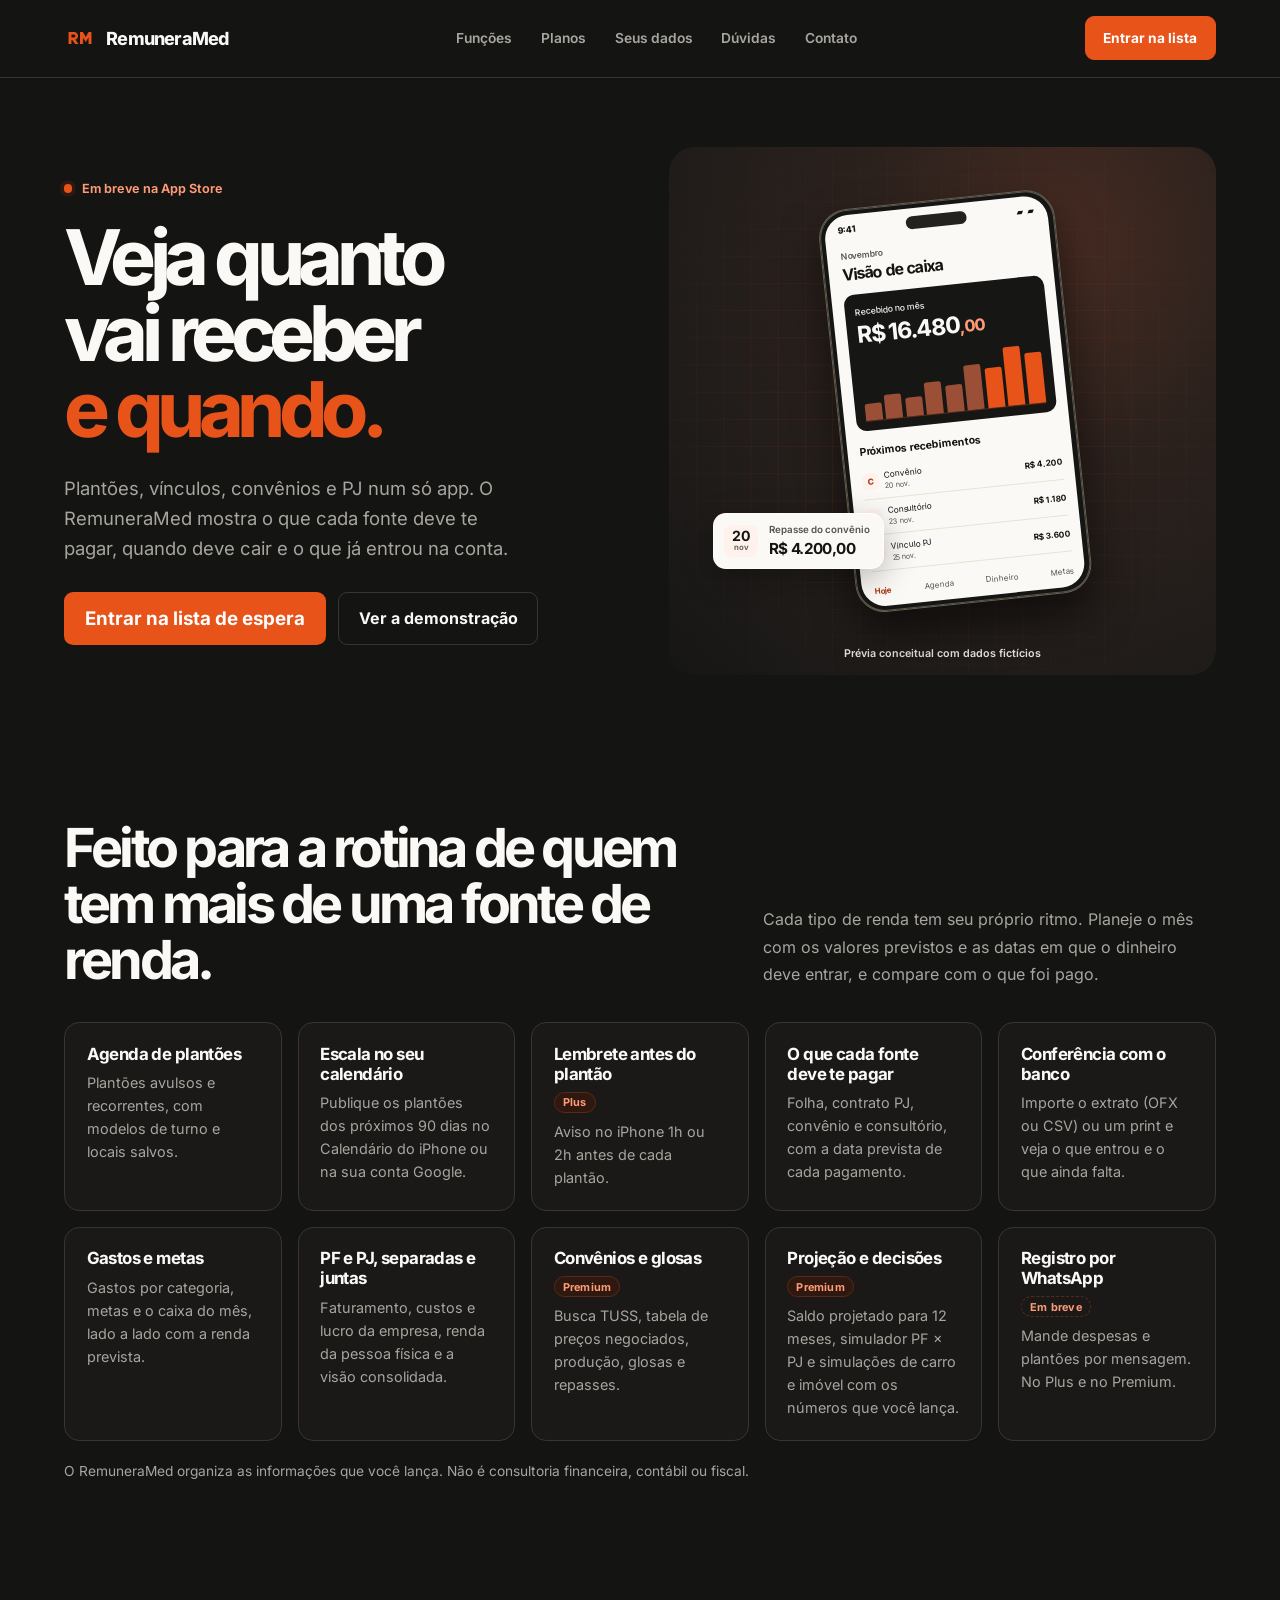
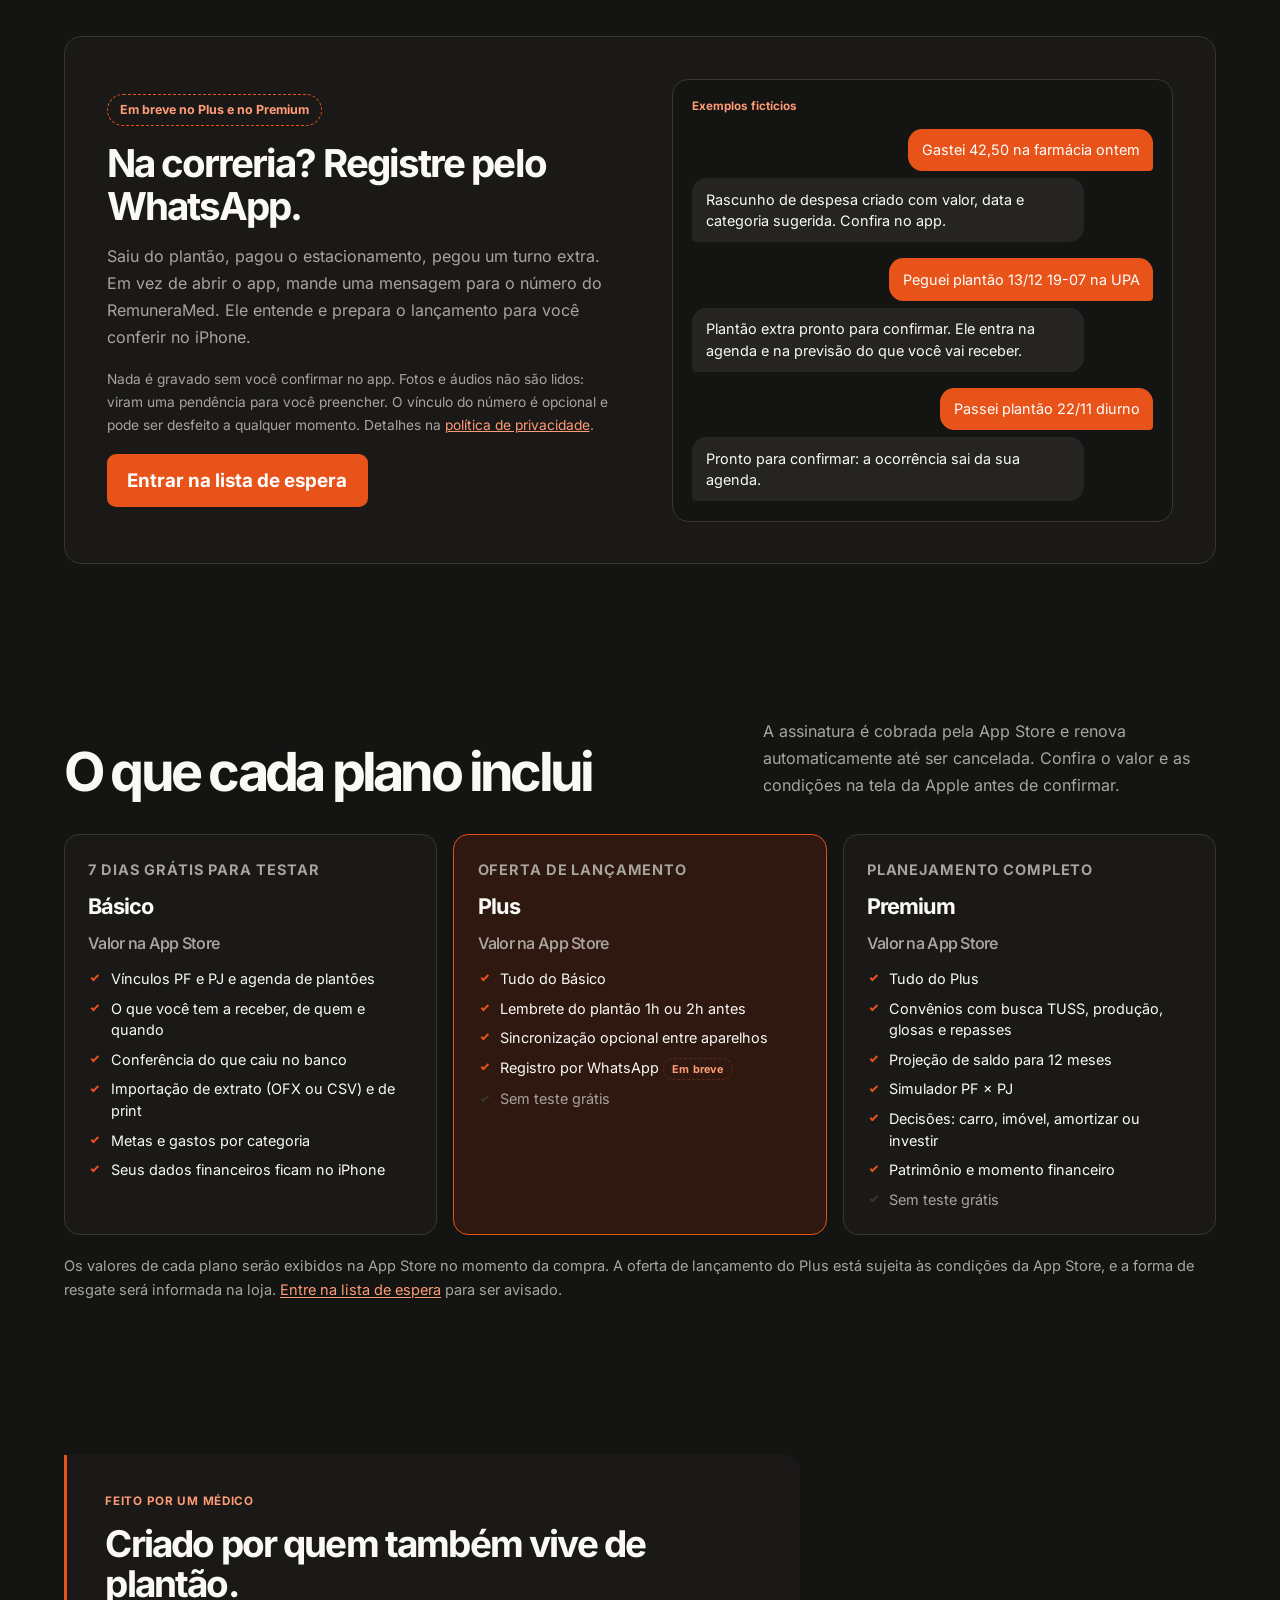
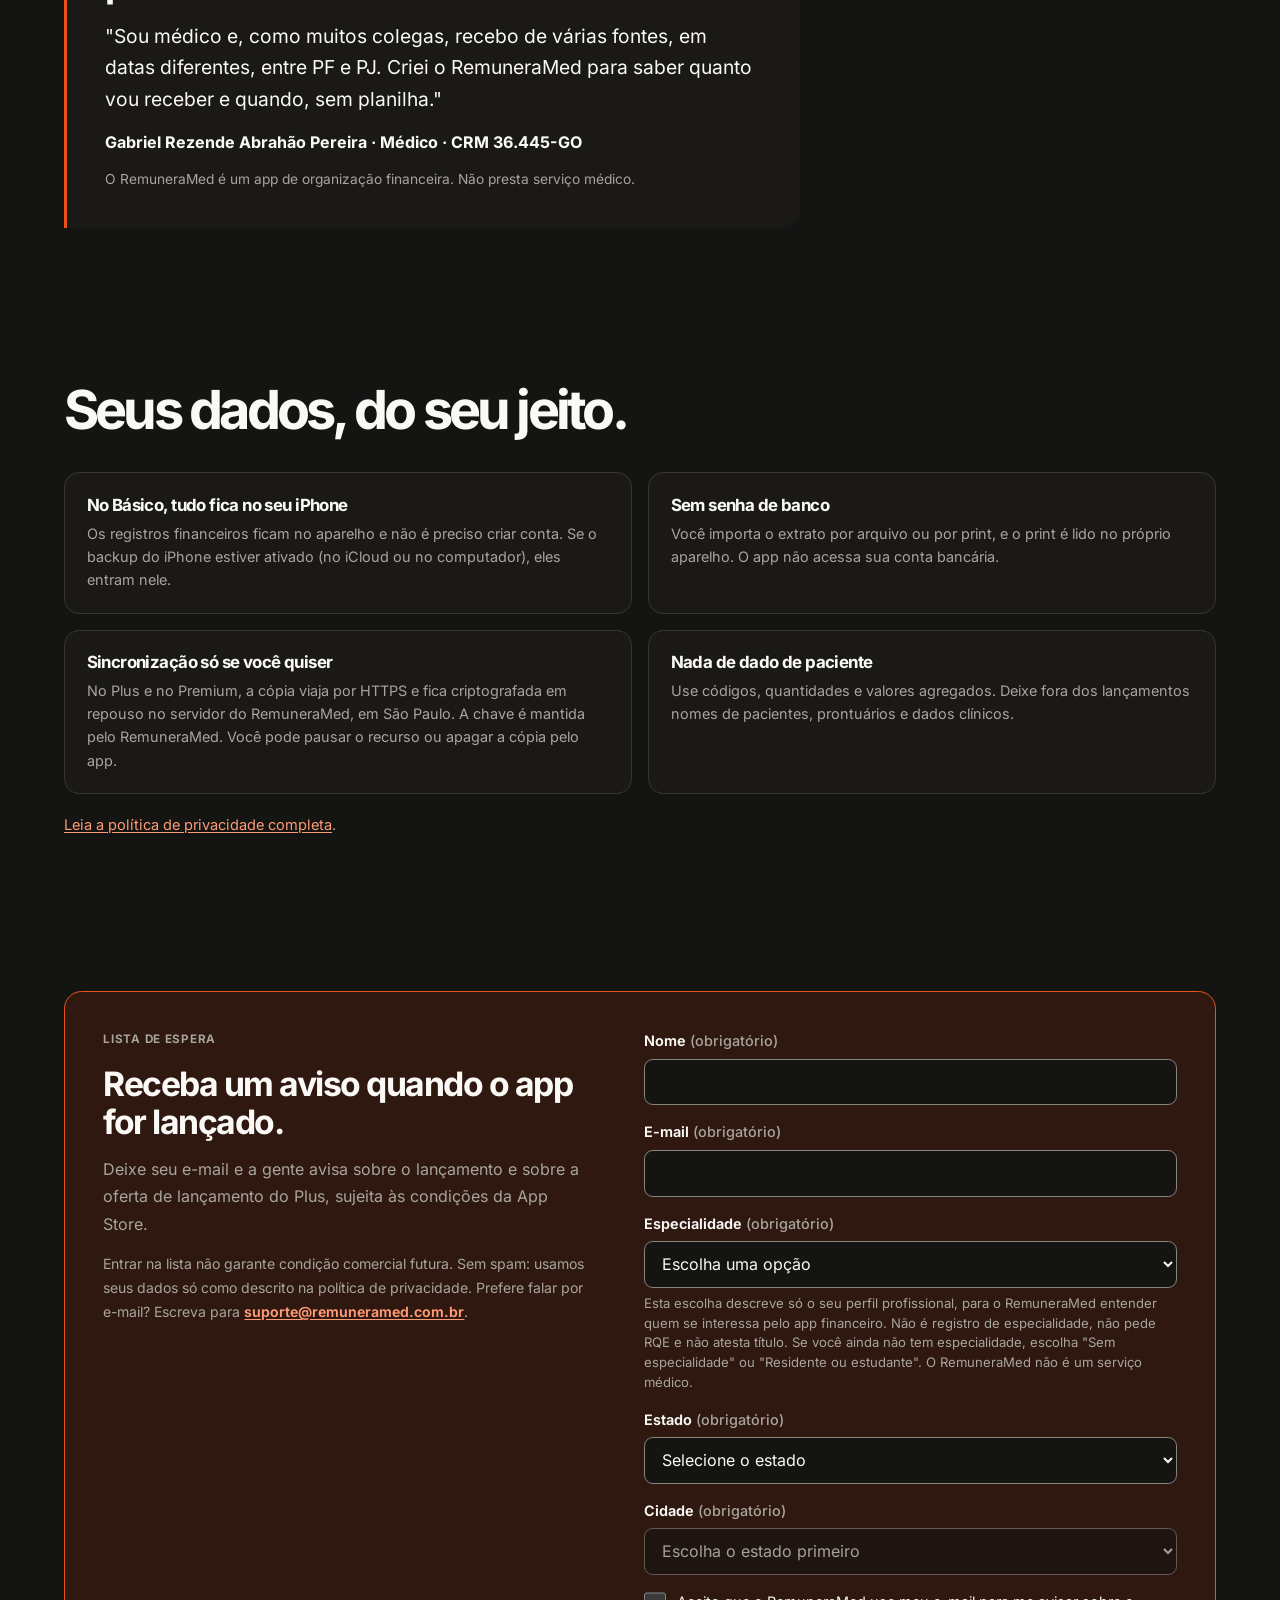
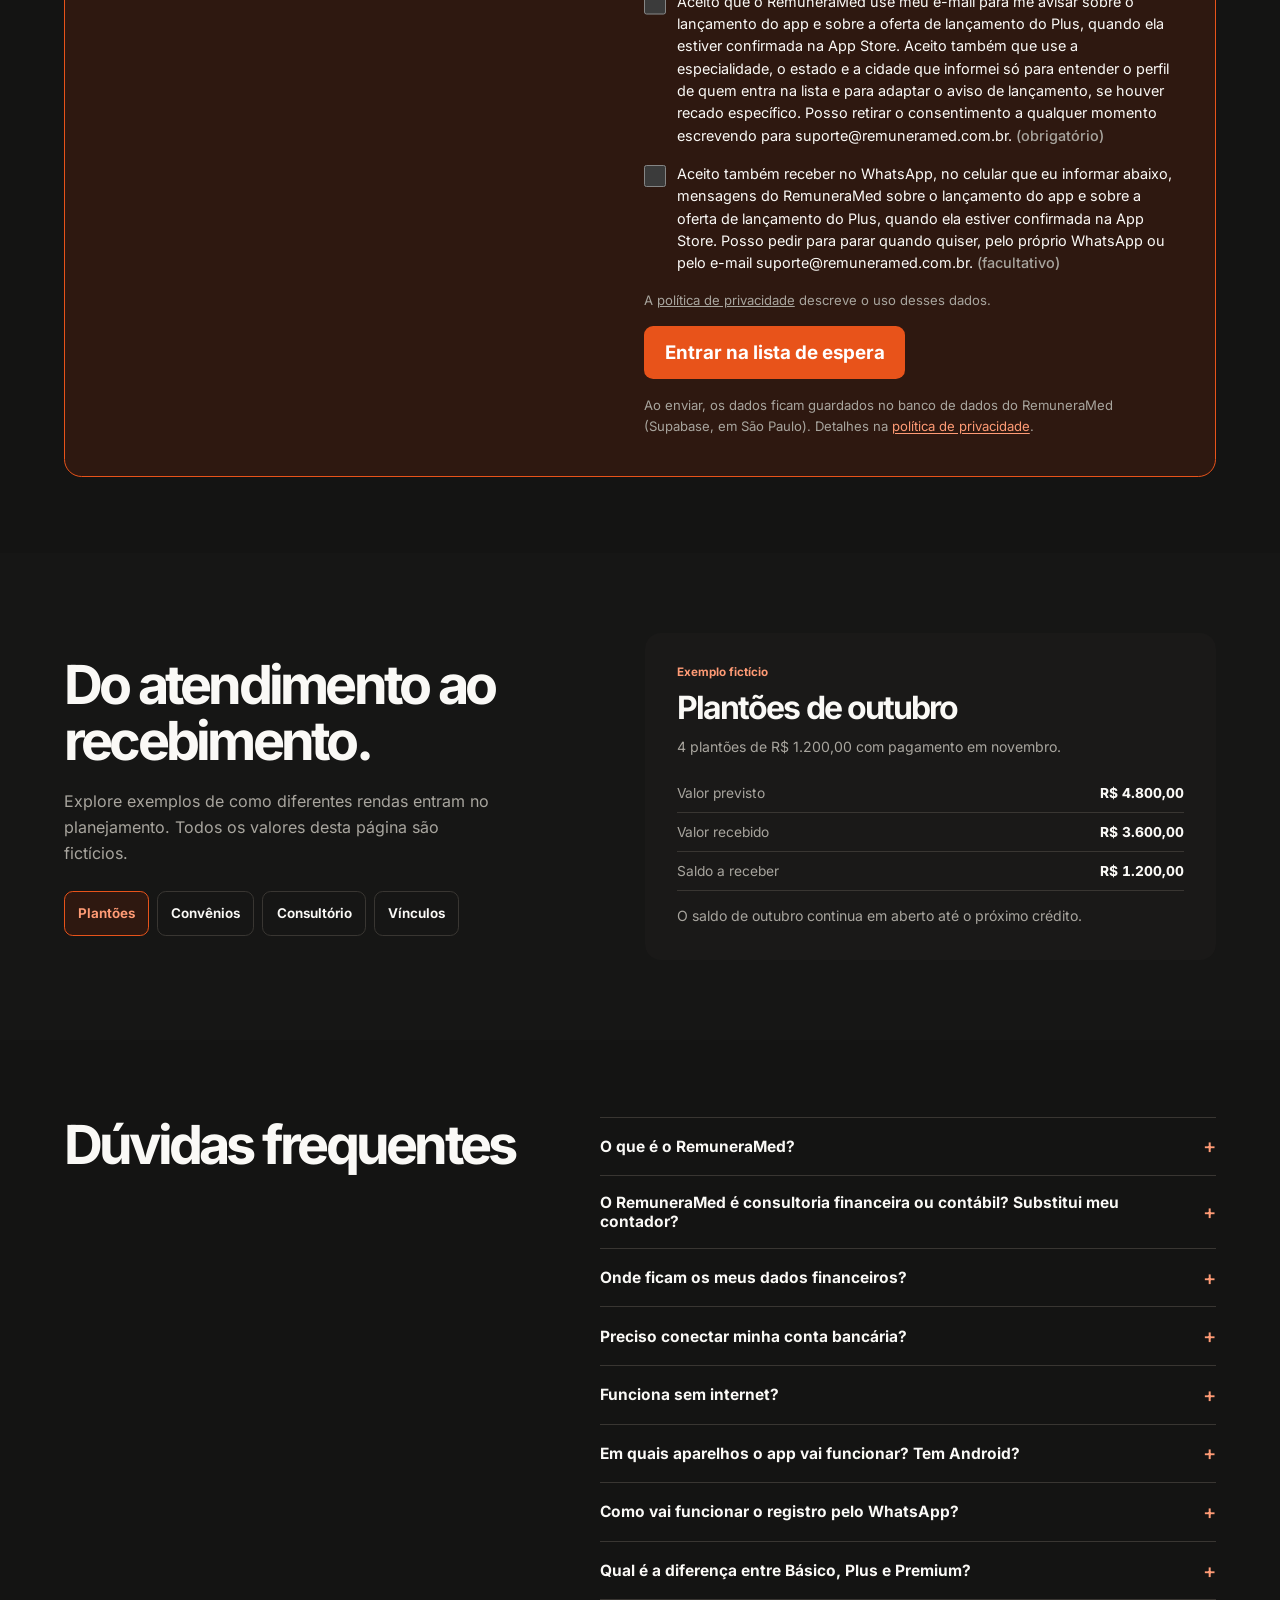
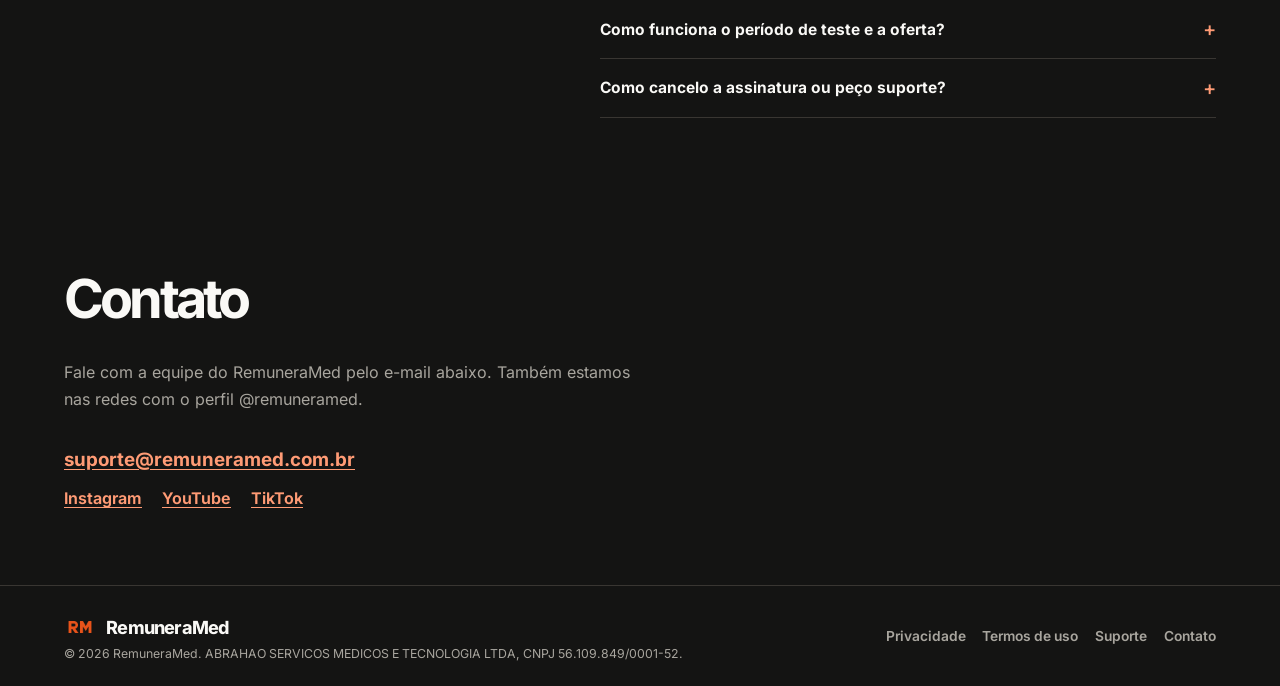
<file: index.html>
<!doctype html>
<html lang="pt-BR">
<head>
  <meta charset="utf-8">
  <meta name="viewport" content="width=device-width, initial-scale=1">
  <meta name="referrer" content="strict-origin-when-cross-origin">
  <meta http-equiv="Content-Security-Policy" content="default-src 'self'; upgrade-insecure-requests; base-uri 'self'; object-src 'none'; frame-src 'none'; script-src 'self'; style-src 'self'; img-src 'self'; font-src 'self'; connect-src 'self' https://pvfnkokgpkcqzdpzvkcg.supabase.co; form-action 'self'">
  <meta name="theme-color" content="#141413">
  <meta name="robots" content="index,follow">
  <meta name="description" content="Plantões, vínculos, convênios e PJ num só app. Veja o que cada fonte deve te pagar, quando deve cair e o que já entrou na conta.">
  <title>RemuneraMed: app financeiro para médicos | plantões, vínculos e PJ</title>
  <link rel="canonical" href="https://remuneramed.com.br/">
  <link rel="icon" type="image/png" sizes="64x64" href="favicon.png">
  <link rel="apple-touch-icon" href="apple-touch-icon.png">
  <link rel="stylesheet" href="assets/styles.css">
  <meta property="og:type" content="website">
  <meta property="og:locale" content="pt_BR">
  <meta property="og:site_name" content="RemuneraMed">
  <meta property="og:title" content="RemuneraMed: app financeiro para médicos | plantões, vínculos e PJ">
  <meta property="og:description" content="Plantões, vínculos, convênios e PJ num só app. Veja o que cada fonte deve te pagar, quando deve cair e o que já entrou na conta.">
  <meta property="og:url" content="https://remuneramed.com.br/">
  <meta property="og:image" content="https://remuneramed.com.br/og-image.png">
  <meta property="og:image:width" content="1200">
  <meta property="og:image:height" content="630">
  <meta property="og:image:alt" content="Ícone do RemuneraMed com o nome da marca e a frase A solução pra organizar sua vida financeira em um só app.">
  <meta name="twitter:card" content="summary_large_image">
  <meta name="twitter:title" content="RemuneraMed: app financeiro para médicos | plantões, vínculos e PJ">
  <meta name="twitter:description" content="Plantões, vínculos, convênios e PJ num só app. Veja o que cada fonte deve te pagar, quando deve cair e o que já entrou na conta.">
  <meta name="twitter:image" content="https://remuneramed.com.br/og-image.png">
  <!-- Dados estruturados (schema.org). JSON-LD não é executado pelo navegador, então a CSP não precisa mudar. Sem preço nem oferta até o App Store Connect confirmar. -->
  <script type="application/ld+json">
  {
    "@context": "https://schema.org",
    "@graph": [
      {
        "@type": "Organization",
        "@id": "https://remuneramed.com.br/#organizacao",
        "name": "RemuneraMed",
        "legalName": "ABRAHAO SERVICOS MEDICOS E TECNOLOGIA LTDA",
        "taxID": "56.109.849/0001-52",
        "url": "https://remuneramed.com.br/",
        "logo": "https://remuneramed.com.br/assets/icone-192.png",
        "email": "suporte@remuneramed.com.br",
        "sameAs": [
          "https://www.instagram.com/remuneramed/",
          "https://www.youtube.com/@remuneramed",
          "https://www.tiktok.com/@remuneramed"
        ]
      },
      {
        "@type": "SoftwareApplication",
        "@id": "https://remuneramed.com.br/#app",
        "name": "RemuneraMed",
        "operatingSystem": "iOS",
        "applicationCategory": "FinanceApplication",
        "inLanguage": "pt-BR",
        "description": "Plantões, vínculos, convênios e PJ num só app. Veja o que cada fonte deve te pagar, quando deve cair e o que já entrou na conta.",
        "url": "https://remuneramed.com.br/",
        "publisher": {
          "@id": "https://remuneramed.com.br/#organizacao"
        }
      },
      {
        "@type": "FAQPage",
        "@id": "https://remuneramed.com.br/#duvidas",
        "mainEntity": [
          {
            "@type": "Question",
            "name": "O que é o RemuneraMed?",
            "acceptedAnswer": {
              "@type": "Answer",
              "text": "É um app para iPhone que organiza a vida financeira de quem tem mais de uma fonte de renda na medicina: plantões, vínculos, convênios, consultório e PJ. Ele mostra o que cada fonte deve pagar, quando deve cair e o que já entrou na conta."
            }
          },
          {
            "@type": "Question",
            "name": "O RemuneraMed é consultoria financeira ou contábil? Substitui meu contador?",
            "acceptedAnswer": {
              "@type": "Answer",
              "text": "Não. O app organiza as informações que você lança e faz cálculos a partir delas. Não é consultoria financeira, contábil ou fiscal e não substitui o seu contador. Decisões fiscais e contábeis devem ser vistas com profissionais."
            }
          },
          {
            "@type": "Question",
            "name": "Onde ficam os meus dados financeiros?",
            "acceptedAnswer": {
              "@type": "Answer",
              "text": "No Básico, os dados financeiros ficam no iPhone. No Plus e no Premium, a sincronização entre aparelhos é opcional: a cópia viaja por HTTPS e fica criptografada em repouso no servidor do RemuneraMed, em São Paulo, com a chave mantida pelo RemuneraMed. Os detalhes estão na política de privacidade."
            }
          },
          {
            "@type": "Question",
            "name": "Preciso conectar minha conta bancária?",
            "acceptedAnswer": {
              "@type": "Answer",
              "text": "Não. O app não pede senha de banco nem acesso à sua conta. Você importa o extrato por arquivo (OFX ou CSV) ou por print, e o print é lido no próprio aparelho."
            }
          },
          {
            "@type": "Question",
            "name": "Funciona sem internet?",
            "acceptedAnswer": {
              "@type": "Answer",
              "text": "No Básico, sim: os dados ficam no iPhone. A conta, a sincronização entre aparelhos e o registro pelo WhatsApp precisam de internet."
            }
          },
          {
            "@type": "Question",
            "name": "Em quais aparelhos o app vai funcionar? Tem Android?",
            "acceptedAnswer": {
              "@type": "Answer",
              "text": "O lançamento começa pelo iPhone, na App Store. Outras plataformas ainda não têm data."
            }
          },
          {
            "@type": "Question",
            "name": "Como vai funcionar o registro pelo WhatsApp?",
            "acceptedAnswer": {
              "@type": "Answer",
              "text": "É uma função que chega em breve no Plus e no Premium. Você vincula seu número no app e manda despesas ou plantões por mensagem. Nada é gravado sem você confirmar no app, e o vínculo pode ser desfeito a qualquer momento."
            }
          },
          {
            "@type": "Question",
            "name": "Qual é a diferença entre Básico, Plus e Premium?",
            "acceptedAnswer": {
              "@type": "Answer",
              "text": "O Básico cobre plantões, vínculos, o que há a receber, a conferência com o banco, a importação de extrato e de print, metas e gastos por categoria. O Plus inclui o Básico e acrescenta lembretes de plantão, sincronização opcional e, em breve, o registro pelo WhatsApp. O Premium inclui o Plus e acrescenta convênios, glosas e repasses, projeção de 12 meses, o simulador PF × PJ e as decisões de carro e imóvel. Veja a tabela dos planos."
            }
          },
          {
            "@type": "Question",
            "name": "Como funciona o período de teste e a oferta?",
            "acceptedAnswer": {
              "@type": "Answer",
              "text": "Há 7 dias grátis só no plano Básico, para quem quiser testar antes de assinar. O Plus não tem período de teste grátis. Está prevista uma oferta de lançamento para o Plus, que só vale depois de confirmada na App Store e segue as condições da loja. O Premium é compra direta, sem teste. Os valores de cada plano serão exibidos na App Store. Entrar na lista de espera não garante condição comercial futura."
            }
          },
          {
            "@type": "Question",
            "name": "Como cancelo a assinatura ou peço suporte?",
            "acceptedAnswer": {
              "@type": "Answer",
              "text": "O cancelamento é feito nos Ajustes do iPhone, em seu nome e depois Assinaturas. Para falar com a gente, escreva para suporte@remuneramed.com.br ou veja a página de suporte."
            }
          }
        ]
      }
    ]
  }
  </script>
  <script src="assets/demo.js" defer></script>
  <script src="assets/lista-espera.js" defer></script>
</head>
<body>
  <a class="skip-link" href="#conteudo">Ir para o conteúdo</a>
  <header class="site-header">
    <div class="container header-inner">
      <a class="brand" href="index.html" aria-label="RemuneraMed, início">
        <span class="brand-logo"><img src="assets/icone-192.png" width="32" height="32" alt=""></span>
        RemuneraMed
      </a>
      <nav class="nav-desktop" aria-label="Navegação principal">
        <a href="index.html#como-funciona">Funções</a>
        <a href="index.html#planos">Planos</a>
        <a href="index.html#seus-dados">Seus dados</a>
        <a href="index.html#duvidas">Dúvidas</a>
        <a href="index.html#contato">Contato</a>
      </nav>
      <details class="nav-menu">
        <summary>Menu</summary>
        <nav aria-label="Navegação em tela pequena">
          <a href="index.html">Início</a>
          <a href="index.html#como-funciona">Funções</a>
          <a href="index.html#whatsapp">WhatsApp</a>
          <a href="index.html#planos">Planos</a>
          <a href="index.html#seus-dados">Seus dados</a>
          <a href="index.html#lista-de-espera">Lista de espera</a>
          <a href="index.html#demo">Demonstração</a>
          <a href="index.html#duvidas">Dúvidas</a>
          <a href="index.html#contato">Contato</a>
          <a href="privacidade.html">Privacidade</a>
          <a href="termos.html">Termos de uso</a>
          <a href="suporte.html">Suporte</a>
        </nav>
      </details>
      <a class="button button-brand header-action" href="#lista-de-espera">Entrar na lista</a>
    </div>
  </header>

  <main id="conteudo">
    <section class="hero container" aria-labelledby="titulo">
      <div class="hero-copy">
        <p class="eyebrow badge-store"><span class="status-dot" aria-hidden="true"></span> Em breve na App Store</p>
        <h1 id="titulo">Veja quanto vai receber <span>e quando.</span></h1>
        <p class="hero-description">Plantões, vínculos, convênios e PJ num só app. O RemuneraMed mostra o que cada fonte deve te pagar, quando deve cair e o que já entrou na conta.</p>
        <div class="hero-actions">
          <a class="button button-primary" href="#lista-de-espera">Entrar na lista de espera</a>
          <a class="button button-outline button-secondary" href="#demo">Ver a demonstração</a>
        </div>
      </div>

      <figure class="hero-visual">
        <div class="hero-grid" aria-hidden="true"></div>
        <div class="phone" aria-hidden="true">
          <div class="phone-screen">
            <div class="phone-system"><span>9:41</span><i></i><span>▰ ▰</span></div>
            <div class="phone-header"><span>Novembro</span><strong>Visão de caixa</strong></div>
            <div class="phone-total">
              <span>Recebido no mês</span>
              <strong>R$ 16.480<span>,00</span></strong>
              <div class="phone-chart">
                <i></i><i></i><i></i>
                <i></i><i></i><i></i>
                <i></i><i></i><i></i>
              </div>
            </div>
            <div class="phone-list">
              <strong>Próximos recebimentos</strong>
              <div><span class="phone-category">C</span><span>Convênio<small>20 nov.</small></span><b>R$ 4.200</b></div>
              <div><span class="phone-category">P</span><span>Consultório<small>23 nov.</small></span><b>R$ 1.180</b></div>
              <div><span class="phone-category">V</span><span>Vínculo PJ<small>25 nov.</small></span><b>R$ 3.600</b></div>
            </div>
            <div class="phone-nav"><b>Hoje</b><span>Agenda</span><span>Dinheiro</span><span>Metas</span></div>
          </div>
        </div>
        <div class="float-card" aria-hidden="true">
          <div class="float-date"><b>20</b><span>nov</span></div>
          <div><span>Repasse do convênio</span><strong>R$ 4.200,00</strong></div>
        </div>
        <figcaption>Prévia conceitual com dados fictícios</figcaption>
      </figure>
    </section>

    <section class="section container" id="como-funciona" aria-labelledby="como-titulo">
      <div class="section-heading">
        <h2 id="como-titulo">Feito para a rotina de quem tem mais de uma fonte de renda.</h2>
        <p>Cada tipo de renda tem seu próprio ritmo. Planeje o mês com os valores previstos e as datas em que o dinheiro deve entrar, e compare com o que foi pago.</p>
      </div>
      <div class="features-grid">
        <article class="feature-card">
          <h3>Agenda de plantões</h3>
          <p>Plantões avulsos e recorrentes, com modelos de turno e locais salvos.</p>
        </article>
        <article class="feature-card">
          <h3>Escala no seu calendário</h3>
          <p>Publique os plantões dos próximos 90 dias no Calendário do iPhone ou na sua conta Google.</p>
        </article>
        <article class="feature-card">
          <h3>Lembrete antes do plantão <span class="tag">Plus</span></h3>
          <p>Aviso no iPhone 1h ou 2h antes de cada plantão.</p>
        </article>
        <article class="feature-card">
          <h3>O que cada fonte deve te pagar</h3>
          <p>Folha, contrato PJ, convênio e consultório, com a data prevista de cada pagamento.</p>
        </article>
        <article class="feature-card">
          <h3>Conferência com o banco</h3>
          <p>Importe o extrato (OFX ou CSV) ou um print e veja o que entrou e o que ainda falta.</p>
        </article>
        <article class="feature-card">
          <h3>Gastos e metas</h3>
          <p>Gastos por categoria, metas e o caixa do mês, lado a lado com a renda prevista.</p>
        </article>
        <article class="feature-card">
          <h3>PF e PJ, separadas e juntas</h3>
          <p>Faturamento, custos e lucro da empresa, renda da pessoa física e a visão consolidada.</p>
        </article>
        <article class="feature-card">
          <h3>Convênios e glosas <span class="tag">Premium</span></h3>
          <p>Busca TUSS, tabela de preços negociados, produção, glosas e repasses.</p>
        </article>
        <article class="feature-card">
          <h3>Projeção e decisões <span class="tag">Premium</span></h3>
          <p>Saldo projetado para 12 meses, simulador PF × PJ e simulações de carro e imóvel com os números que você lança.</p>
        </article>
        <article class="feature-card">
          <h3>Registro por WhatsApp <span class="tag tag-soon">Em breve</span></h3>
          <p>Mande despesas e plantões por mensagem. No Plus e no Premium.</p>
        </article>
      </div>
      <p class="features-note">O RemuneraMed organiza as informações que você lança. Não é consultoria financeira, contábil ou fiscal.</p>
    </section>

    <section class="section container" id="whatsapp" aria-labelledby="whatsapp-titulo">
      <div class="whatsapp-block">
        <div class="whatsapp-copy">
          <p class="badge-soon">Em breve no Plus e no Premium</p>
          <h2 id="whatsapp-titulo">Na correria? Registre pelo WhatsApp.</h2>
          <p>Saiu do plantão, pagou o estacionamento, pegou um turno extra. Em vez de abrir o app, mande uma mensagem para o número do RemuneraMed. Ele entende e prepara o lançamento para você conferir no iPhone.</p>
          <p class="whatsapp-note">Nada é gravado sem você confirmar no app. Fotos e áudios não são lidos: viram uma pendência para você preencher. O vínculo do número é opcional e pode ser desfeito a qualquer momento. Detalhes na <a href="privacidade.html">política de privacidade</a>.</p>
          <a class="button button-primary" href="#lista-de-espera">Entrar na lista de espera</a>
        </div>
        <div class="chat" aria-label="Exemplos fictícios de mensagens">
          <p class="sample-label">Exemplos fictícios</p>
          <div class="chat-item">
            <p class="bubble bubble-out">Gastei 42,50 na farmácia ontem</p>
            <p class="bubble bubble-in">Rascunho de despesa criado com valor, data e categoria sugerida. Confira no app.</p>
          </div>
          <div class="chat-item">
            <p class="bubble bubble-out">Peguei plantão 13/12 19-07 na UPA</p>
            <p class="bubble bubble-in">Plantão extra pronto para confirmar. Ele entra na agenda e na previsão do que você vai receber.</p>
          </div>
          <div class="chat-item">
            <p class="bubble bubble-out">Passei plantão 22/11 diurno</p>
            <p class="bubble bubble-in">Pronto para confirmar: a ocorrência sai da sua agenda.</p>
          </div>
        </div>
      </div>
    </section>

    <section class="section container" id="planos" aria-labelledby="planos-titulo">
      <div class="section-heading">
        <h2 id="planos-titulo">O que cada plano inclui</h2>
        <p>A assinatura é cobrada pela App Store e renova automaticamente até ser cancelada. Confira o valor e as condições na tela da Apple antes de confirmar.</p>
      </div>
      <div class="plans-grid">
        <article class="plan-card">
          <p class="plan-kicker">7 dias grátis para testar</p>
          <h3>Básico</h3>
          <p class="plan-price"><span>Valor na App Store</span></p>
          <ul class="plan-list">
            <li>Vínculos PF e PJ e agenda de plantões</li>
            <li>O que você tem a receber, de quem e quando</li>
            <li>Conferência do que caiu no banco</li>
            <li>Importação de extrato (OFX ou CSV) e de print</li>
            <li>Metas e gastos por categoria</li>
            <li>Seus dados financeiros ficam no iPhone</li>
          </ul>
        </article>
        <article class="plan-card plan-card-featured">
          <p class="plan-kicker">Oferta de lançamento</p>
          <h3>Plus</h3>
          <p class="plan-price"><span>Valor na App Store</span></p>
          <ul class="plan-list">
            <li>Tudo do Básico</li>
            <li>Lembrete do plantão 1h ou 2h antes</li>
            <li>Sincronização opcional entre aparelhos</li>
            <li>Registro por WhatsApp <span class="tag tag-soon">Em breve</span></li>
            <li class="plan-list-muted">Sem teste grátis</li>
          </ul>
        </article>
        <article class="plan-card">
          <p class="plan-kicker">Planejamento completo</p>
          <h3>Premium</h3>
          <p class="plan-price"><span>Valor na App Store</span></p>
          <ul class="plan-list">
            <li>Tudo do Plus</li>
            <li>Convênios com busca TUSS, produção, glosas e repasses</li>
            <li>Projeção de saldo para 12 meses</li>
            <li>Simulador PF × PJ</li>
            <li>Decisões: carro, imóvel, amortizar ou investir</li>
            <li>Patrimônio e momento financeiro</li>
            <li class="plan-list-muted">Sem teste grátis</li>
          </ul>
        </article>
      </div>
      <p class="plans-note">Os valores de cada plano serão exibidos na App Store no momento da compra. A oferta de lançamento do Plus está sujeita às condições da App Store, e a forma de resgate será informada na loja. <a href="#lista-de-espera">Entre na lista de espera</a> para ser avisado.</p>
    </section>

    <section class="section container" id="quem-faz" aria-labelledby="quem-titulo">
      <div class="founder">
        <p class="plan-kicker">Feito por um médico</p>
        <h2 id="quem-titulo">Criado por quem também vive de plantão.</h2>
        <blockquote class="founder-quote">
          <p>"Sou médico e, como muitos colegas, recebo de várias fontes, em datas diferentes, entre PF e PJ. Criei o RemuneraMed para saber quanto vou receber e quando, sem planilha."</p>
        </blockquote>
        <p class="founder-name">Gabriel Rezende Abrahão Pereira · Médico · CRM 36.445-GO</p>
        <p class="founder-note">O RemuneraMed é um app de organização financeira. Não presta serviço médico.</p>
      </div>
    </section>

    <section class="section container" id="seus-dados" aria-labelledby="dados-titulo">
      <div class="section-heading stack">
        <h2 id="dados-titulo">Seus dados, do seu jeito.</h2>
      </div>
      <div class="data-grid">
        <article class="data-card">
          <h3>No Básico, tudo fica no seu iPhone</h3>
          <p>Os registros financeiros ficam no aparelho e não é preciso criar conta. Se o backup do iPhone estiver ativado (no iCloud ou no computador), eles entram nele.</p>
        </article>
        <article class="data-card">
          <h3>Sem senha de banco</h3>
          <p>Você importa o extrato por arquivo ou por print, e o print é lido no próprio aparelho. O app não acessa sua conta bancária.</p>
        </article>
        <article class="data-card">
          <h3>Sincronização só se você quiser</h3>
          <p>No Plus e no Premium, a cópia viaja por HTTPS e fica criptografada em repouso no servidor do RemuneraMed, em São Paulo. A chave é mantida pelo RemuneraMed. Você pode pausar o recurso ou apagar a cópia pelo app.</p>
        </article>
        <article class="data-card">
          <h3>Nada de dado de paciente</h3>
          <p>Use códigos, quantidades e valores agregados. Deixe fora dos lançamentos nomes de pacientes, prontuários e dados clínicos.</p>
        </article>
      </div>
      <p class="plans-note"><a href="privacidade.html">Leia a política de privacidade completa</a>.</p>
    </section>

    <section class="section container" id="lista-de-espera" aria-labelledby="lista-titulo">
      <div class="waitlist">
        <div class="waitlist-copy">
          <p class="plan-kicker">Lista de espera</p>
          <h2 id="lista-titulo">Receba um aviso quando o app for lançado.</h2>
          <p>Deixe seu e-mail e a gente avisa sobre o lançamento e sobre a oferta de lançamento do Plus, sujeita às condições da App Store.</p>
          <p class="waitlist-small">Entrar na lista não garante condição comercial futura. Sem spam: usamos seus dados só como descrito na política de privacidade. Prefere falar por e-mail? Escreva para <a class="email-link" href="mailto:suporte@remuneramed.com.br">suporte@remuneramed.com.br</a>.</p>
        </div>
        <form class="waitlist-form" id="lista-espera-form" method="post" novalidate aria-labelledby="lista-titulo">
          <div class="field">
            <label for="wl-nome">Nome <span class="req">(obrigatório)</span></label>
            <input id="wl-nome" name="nome" type="text" required autocomplete="name" minlength="2" maxlength="120">
          </div>
          <div class="field">
            <label for="wl-email">E-mail <span class="req">(obrigatório)</span></label>
            <input id="wl-email" name="email" type="email" required autocomplete="email" maxlength="160" inputmode="email">
          </div>
          <div class="field">
            <label for="wl-area">Especialidade <span class="req">(obrigatório)</span></label>
            <select id="wl-area" name="especialidade" required autocomplete="off">
              <option value="">Escolha uma opção</option>
              <option value="generalista">Sem especialidade</option>
              <option value="acupuntura">Acupuntura</option>
              <option value="alergia-e-imunologia">Alergia e imunologia</option>
              <option value="anestesiologia">Anestesiologia</option>
              <option value="angiologia">Angiologia</option>
              <option value="cardiologia">Cardiologia</option>
              <option value="cirurgia-cardiovascular">Cirurgia cardiovascular</option>
              <option value="cirurgia-da-mao">Cirurgia da mão</option>
              <option value="cirurgia-de-cabeca-e-pescoco">Cirurgia de cabeça e pescoço</option>
              <option value="cirurgia-do-aparelho-digestivo">Cirurgia do aparelho digestivo</option>
              <option value="cirurgia-geral">Cirurgia geral</option>
              <option value="cirurgia-oncologica">Cirurgia oncológica</option>
              <option value="cirurgia-pediatrica">Cirurgia pediátrica</option>
              <option value="cirurgia-plastica">Cirurgia plástica</option>
              <option value="cirurgia-toracica">Cirurgia torácica</option>
              <option value="cirurgia-vascular">Cirurgia vascular</option>
              <option value="clinica-medica">Clínica médica</option>
              <option value="coloproctologia">Coloproctologia</option>
              <option value="dermatologia">Dermatologia</option>
              <option value="endocrinologia-e-metabologia">Endocrinologia e metabologia</option>
              <option value="endoscopia">Endoscopia</option>
              <option value="gastroenterologia">Gastroenterologia</option>
              <option value="genetica-medica">Genética médica</option>
              <option value="geriatria">Geriatria</option>
              <option value="ginecologia-e-obstetricia">Ginecologia e obstetrícia</option>
              <option value="hematologia-e-hemoterapia">Hematologia e hemoterapia</option>
              <option value="homeopatia">Homeopatia</option>
              <option value="infectologia">Infectologia</option>
              <option value="mastologia">Mastologia</option>
              <option value="medicina-de-emergencia">Medicina de emergência</option>
              <option value="medicina-de-familia-e-comunidade">Medicina de família e comunidade</option>
              <option value="medicina-do-trabalho">Medicina do trabalho</option>
              <option value="medicina-do-trafego">Medicina do tráfego</option>
              <option value="medicina-esportiva">Medicina esportiva</option>
              <option value="medicina-fisica-e-reabilitacao">Medicina física e reabilitação</option>
              <option value="medicina-intensiva">Medicina intensiva</option>
              <option value="medicina-legal-e-pericia-medica">Medicina legal e perícia médica</option>
              <option value="medicina-nuclear">Medicina nuclear</option>
              <option value="medicina-preventiva-e-social">Medicina preventiva e social</option>
              <option value="nefrologia">Nefrologia</option>
              <option value="neurocirurgia">Neurocirurgia</option>
              <option value="neurologia">Neurologia</option>
              <option value="nutrologia">Nutrologia</option>
              <option value="oftalmologia">Oftalmologia</option>
              <option value="oncologia-clinica">Oncologia clínica</option>
              <option value="ortopedia-e-traumatologia">Ortopedia e traumatologia</option>
              <option value="otorrinolaringologia">Otorrinolaringologia</option>
              <option value="patologia">Patologia</option>
              <option value="patologia-clinica-medicina-laboratorial">Patologia clínica/medicina laboratorial</option>
              <option value="pediatria">Pediatria</option>
              <option value="pneumologia">Pneumologia</option>
              <option value="psiquiatria">Psiquiatria</option>
              <option value="radiologia-e-diagnostico-por-imagem">Radiologia e diagnóstico por imagem</option>
              <option value="radioterapia">Radioterapia</option>
              <option value="reumatologia">Reumatologia</option>
              <option value="urologia">Urologia</option>
              <option value="residente-estudante">Residente ou estudante</option>
              <option value="outra">Outra</option>
            </select>
            <p class="field-help" id="wl-area-ajuda">Esta escolha descreve só o seu perfil profissional, para o RemuneraMed entender quem se interessa pelo app financeiro. Não é registro de especialidade, não pede RQE e não atesta título. Se você ainda não tem especialidade, escolha "Sem especialidade" ou "Residente ou estudante". O RemuneraMed não é um serviço médico.</p>
          </div>
          <div class="field" id="wl-outra-campo" hidden>
            <label for="wl-outra">Qual especialidade? <span class="opt">(opcional)</span></label>
            <input id="wl-outra" name="especialidade_outra" type="text" maxlength="80" autocomplete="off" aria-describedby="wl-outra-ajuda">
            <p class="field-help" id="wl-outra-ajuda">Se quiser, escreva só o nome da área. Não informe dados de pacientes, dados de saúde, CRM nem informações de terceiros.</p>
          </div>
          <div class="field">
            <label for="wl-uf">Estado <span class="req">(obrigatório)</span></label>
            <select id="wl-uf" name="uf" required autocomplete="address-level1">
              <option value="">Selecione o estado</option>
            </select>
          </div>
          <div class="field">
            <label for="wl-cidade">Cidade <span class="req">(obrigatório)</span></label>
            <select id="wl-cidade" name="cidade" required autocomplete="address-level2" disabled>
              <option value="">Escolha o estado primeiro</option>
            </select>
          </div>
          <div class="field-check">
            <input id="wl-consent" name="consentimento" type="checkbox" value="Sim" required>
            <label for="wl-consent">Aceito que o RemuneraMed use meu e-mail para me avisar sobre o lançamento do app e sobre a oferta de lançamento do Plus, quando ela estiver confirmada na App Store. Aceito também que use a especialidade, o estado e a cidade que informei só para entender o perfil de quem entra na lista e para adaptar o aviso de lançamento, se houver recado específico. Posso retirar o consentimento a qualquer momento escrevendo para suporte@remuneramed.com.br. <span class="req">(obrigatório)</span></label>
          </div>
          <div class="field-check">
            <input id="wl-consent-whatsapp" name="consentimento_whatsapp" type="checkbox" value="Sim" aria-controls="wl-telefone-campo">
            <label for="wl-consent-whatsapp">Aceito também receber no WhatsApp, no celular que eu informar abaixo, mensagens do RemuneraMed sobre o lançamento do app e sobre a oferta de lançamento do Plus, quando ela estiver confirmada na App Store. Posso pedir para parar quando quiser, pelo próprio WhatsApp ou pelo e-mail suporte@remuneramed.com.br. <span class="opt">(facultativo)</span></label>
          </div>
          <div class="field" id="wl-telefone-campo" hidden>
            <label for="wl-telefone">Celular com WhatsApp e DDD <span class="req">(obrigatório se marcar o WhatsApp)</span></label>
            <input id="wl-telefone" name="telefone" type="tel" autocomplete="tel-national" inputmode="numeric" maxlength="15" placeholder="(62) 99999-9999" aria-describedby="wl-telefone-ajuda">
            <p class="field-help" id="wl-telefone-ajuda">Usamos o celular só para falar com você pelo WhatsApp. Sem a caixa do WhatsApp marcada, o celular não é pedido nem guardado.</p>
          </div>
          <p class="field-help">A <a href="privacidade.html#lista-de-espera">política de privacidade</a> descreve o uso desses dados.</p>
          <div class="hp" aria-hidden="true">
            <label for="wl-hp">Não preencha este campo</label>
            <input id="wl-hp" name="site" type="text" tabindex="-1" autocomplete="off">
          </div>
          <!-- UTM: assets/lista-espera.js lê location.search, sem cookies. Sem parâmetros na URL, os campos ficam vazios. -->
          <input type="hidden" name="utm_source" value="">
          <input type="hidden" name="utm_medium" value="">
          <input type="hidden" name="utm_campaign" value="">
          <input type="hidden" name="utm_content" value="">
          <input type="hidden" name="utm_term" value="">
          <button class="button button-primary" id="wl-enviar" type="submit" disabled>Entrar na lista de espera</button>
          <p class="form-status" id="wl-status" role="status" aria-live="polite" tabindex="-1"></p>
          <noscript><p class="form-note">Este formulário precisa de JavaScript. Sem ele, escreva para <a href="mailto:suporte@remuneramed.com.br">suporte@remuneramed.com.br</a>.</p></noscript>
          <p class="form-note">Ao enviar, os dados ficam guardados no banco de dados do RemuneraMed (Supabase, em São Paulo). Detalhes na <a href="privacidade.html#lista-de-espera">política de privacidade</a>.</p>
        </form>
      </div>
    </section>

    <section class="demo-section" id="demo" aria-labelledby="demo-titulo">
      <div class="container demo-inner">
        <div class="demo-copy">
          <h2 id="demo-titulo">Do atendimento ao recebimento.</h2>
          <p>Explore exemplos de como diferentes rendas entram no planejamento. Todos os valores desta página são fictícios.</p>
          <div class="demo-options" role="group" aria-label="Exemplos de renda">
            <button type="button" data-example="plantao" aria-pressed="true">Plantões</button>
            <button type="button" data-example="convenio" aria-pressed="false">Convênios</button>
            <button type="button" data-example="consultorio" aria-pressed="false">Consultório</button>
            <button type="button" data-example="vinculos" aria-pressed="false">Vínculos</button>
          </div>
        </div>
        <article class="demo-card" aria-labelledby="exemplo-titulo">
          <p class="sample-label">Exemplo fictício</p>
          <div id="demo-resultado" aria-live="polite" aria-atomic="true">
            <h3 id="exemplo-titulo">Plantões de outubro</h3>
            <p class="demo-detail">4 plantões de R$ 1.200,00 com pagamento em novembro.</p>
            <dl class="demo-amounts">
              <div><dt>Valor previsto</dt><dd>R$ 4.800,00</dd></div>
              <div><dt>Valor recebido</dt><dd>R$ 3.600,00</dd></div>
              <div><dt>Saldo a receber</dt><dd>R$ 1.200,00</dd></div>
            </dl>
            <p class="demo-note">O saldo de outubro continua em aberto até o próximo crédito.</p>
          </div>
        </article>
      </div>
    </section>

    <section class="section faq container" id="duvidas" aria-labelledby="faq-titulo">
      <div class="faq-heading">
        <h2 id="faq-titulo">Dúvidas frequentes</h2>
      </div>
      <div class="faq-list">
        <details>
          <summary>O que é o RemuneraMed?</summary>
          <p>É um app para iPhone que organiza a vida financeira de quem tem mais de uma fonte de renda na medicina: plantões, vínculos, convênios, consultório e PJ. Ele mostra o que cada fonte deve pagar, quando deve cair e o que já entrou na conta.</p>
        </details>
        <details>
          <summary>O RemuneraMed é consultoria financeira ou contábil? Substitui meu contador?</summary>
          <p>Não. O app organiza as informações que você lança e faz cálculos a partir delas. Não é consultoria financeira, contábil ou fiscal e não substitui o seu contador. Decisões fiscais e contábeis devem ser vistas com profissionais.</p>
        </details>
        <details>
          <summary>Onde ficam os meus dados financeiros?</summary>
          <p>No Básico, os dados financeiros ficam no iPhone. No Plus e no Premium, a sincronização entre aparelhos é opcional: a cópia viaja por HTTPS e fica criptografada em repouso no servidor do RemuneraMed, em São Paulo, com a chave mantida pelo RemuneraMed. Os detalhes estão na <a href="privacidade.html">política de privacidade</a>.</p>
        </details>
        <details>
          <summary>Preciso conectar minha conta bancária?</summary>
          <p>Não. O app não pede senha de banco nem acesso à sua conta. Você importa o extrato por arquivo (OFX ou CSV) ou por print, e o print é lido no próprio aparelho.</p>
        </details>
        <details>
          <summary>Funciona sem internet?</summary>
          <p>No Básico, sim: os dados ficam no iPhone. A conta, a sincronização entre aparelhos e o registro pelo WhatsApp precisam de internet.</p>
        </details>
        <details>
          <summary>Em quais aparelhos o app vai funcionar? Tem Android?</summary>
          <p>O lançamento começa pelo iPhone, na App Store. Outras plataformas ainda não têm data.</p>
        </details>
        <details>
          <summary>Como vai funcionar o registro pelo WhatsApp?</summary>
          <p>É uma função que chega em breve no Plus e no Premium. Você vincula seu número no app e manda despesas ou plantões por mensagem. Nada é gravado sem você confirmar no app, e o vínculo pode ser desfeito a qualquer momento.</p>
        </details>
        <details>
          <summary>Qual é a diferença entre Básico, Plus e Premium?</summary>
          <p>O Básico cobre plantões, vínculos, o que há a receber, a conferência com o banco, a importação de extrato e de print, metas e gastos por categoria. O Plus inclui o Básico e acrescenta lembretes de plantão, sincronização opcional e, em breve, o registro pelo WhatsApp. O Premium inclui o Plus e acrescenta convênios, glosas e repasses, projeção de 12 meses, o simulador PF × PJ e as decisões de carro e imóvel. Veja a <a href="#planos">tabela dos planos</a>.</p>
        </details>
        <details>
          <summary>Como funciona o período de teste e a oferta?</summary>
          <p>Há 7 dias grátis só no plano Básico, para quem quiser testar antes de assinar. O Plus não tem período de teste grátis. Está prevista uma oferta de lançamento para o Plus, que só vale depois de confirmada na App Store e segue as condições da loja. O Premium é compra direta, sem teste. Os valores de cada plano serão exibidos na App Store. Entrar na lista de espera não garante condição comercial futura.</p>
        </details>
        <details>
          <summary>Como cancelo a assinatura ou peço suporte?</summary>
          <p>O cancelamento é feito nos Ajustes do iPhone, em seu nome e depois Assinaturas. Para falar com a gente, escreva para <a href="mailto:suporte@remuneramed.com.br">suporte@remuneramed.com.br</a> ou veja a página de <a href="suporte.html">suporte</a>.</p>
        </details>
      </div>
    </section>

    <section class="section container" id="contato" aria-labelledby="contato-titulo">
      <div class="section-heading stack">
        <h2 id="contato-titulo">Contato</h2>
        <p>Fale com a equipe do RemuneraMed pelo e-mail abaixo. Também estamos nas redes com o perfil @remuneramed.</p>
      </div>
      <div class="contact-block">
        <p><a class="email-link" href="mailto:suporte@remuneramed.com.br">suporte@remuneramed.com.br</a></p>
        <ul class="social-list">
          <li><a href="https://www.instagram.com/remuneramed/" rel="noopener noreferrer">Instagram</a></li>
          <li><a href="https://www.youtube.com/@remuneramed" rel="noopener noreferrer">YouTube</a></li>
          <li><a href="https://www.tiktok.com/@remuneramed" rel="noopener noreferrer">TikTok</a></li>
        </ul>
      </div>
    </section>
  </main>
  <footer class="site-footer">
    <div class="container footer-inner">
      <div class="footer-meta">
        <a class="brand" href="index.html" aria-label="RemuneraMed, início">
          <span class="brand-logo"><img src="assets/icone-192.png" width="32" height="32" alt=""></span>
          RemuneraMed
        </a>
        <p class="footer-copy">© 2026 RemuneraMed. ABRAHAO SERVICOS MEDICOS E TECNOLOGIA LTDA, CNPJ 56.109.849/0001-52.</p>
      </div>
      <nav class="footer-links" aria-label="Informações">
        <a href="privacidade.html">Privacidade</a>
        <a href="termos.html">Termos de uso</a>
        <a href="suporte.html">Suporte</a>
        <a href="mailto:suporte@remuneramed.com.br">Contato</a>
      </nav>
    </div>
  </footer>
</body>
</html>
</file>
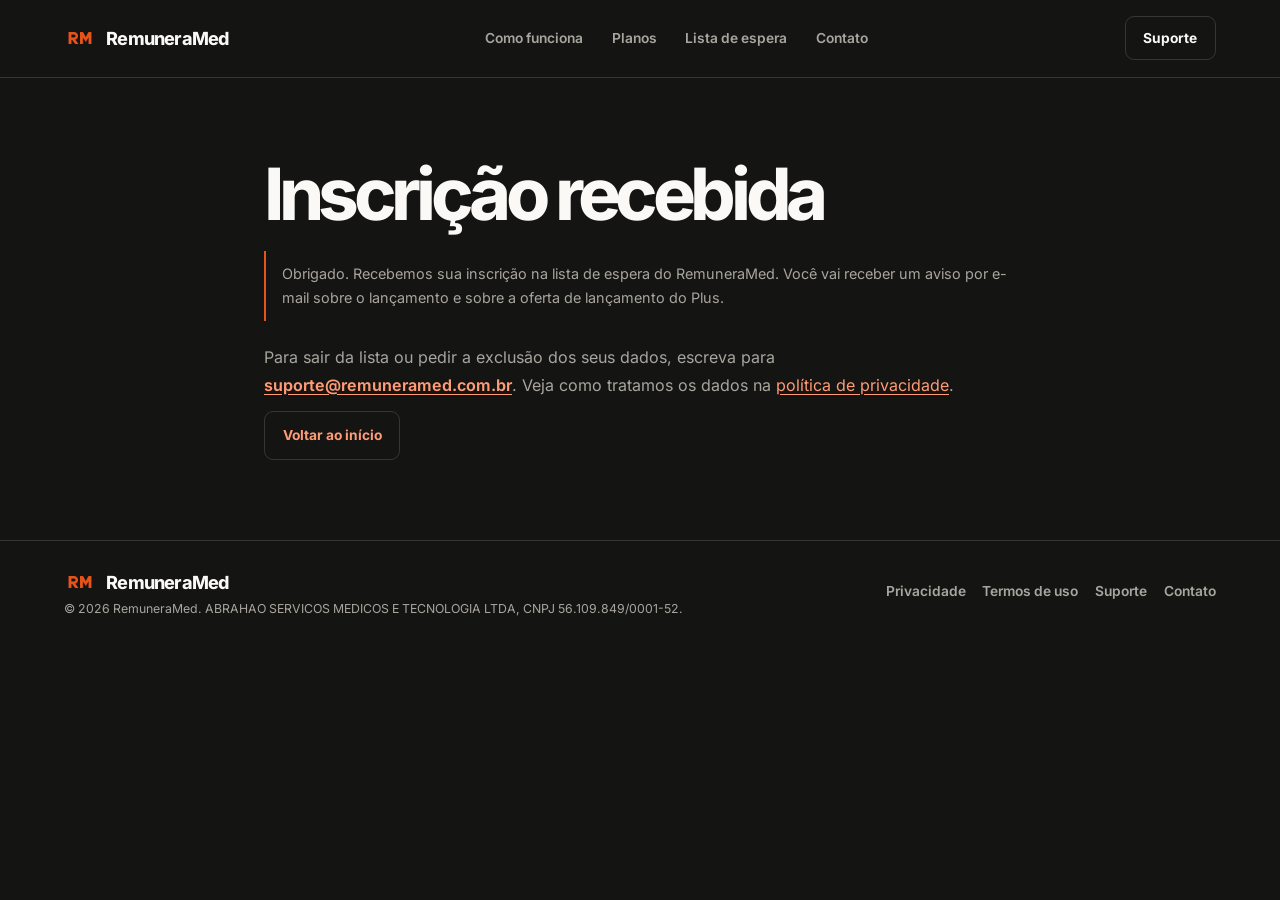
<file: obrigado.html>
<!doctype html>
<html lang="pt-BR">
<head>
  <meta charset="utf-8">
  <meta name="viewport" content="width=device-width, initial-scale=1">
  <meta name="referrer" content="strict-origin-when-cross-origin">
  <meta http-equiv="Content-Security-Policy" content="default-src 'self'; upgrade-insecure-requests; base-uri 'self'; object-src 'none'; frame-src 'none'; script-src 'self'; style-src 'self'; img-src 'self'; font-src 'self'; connect-src 'self'; form-action https://formsubmit.co">
  <meta name="theme-color" content="#141413">
  <meta name="robots" content="noindex,follow">
  <meta name="description" content="Inscrição na lista de espera do RemuneraMed.">
  <title>Inscrição recebida · RemuneraMed</title>
  <link rel="canonical" href="https://remuneramed.com.br/obrigado.html">
  <link rel="icon" type="image/png" sizes="64x64" href="favicon.png">
  <link rel="apple-touch-icon" href="apple-touch-icon.png">
  <link rel="stylesheet" href="assets/styles.css">
  <meta property="og:type" content="website">
  <meta property="og:locale" content="pt_BR">
  <meta property="og:site_name" content="RemuneraMed">
  <meta property="og:title" content="Inscrição recebida · RemuneraMed">
  <meta property="og:description" content="Inscrição na lista de espera do RemuneraMed.">
  <meta property="og:url" content="https://remuneramed.com.br/obrigado.html">
  <meta property="og:image" content="https://remuneramed.com.br/og-image.png">
  <meta property="og:image:width" content="1200">
  <meta property="og:image:height" content="630">
  <meta property="og:image:alt" content="Ícone do RemuneraMed com o nome da marca e a frase A solução pra organizar sua vida financeira em um só app.">
  <meta name="twitter:card" content="summary_large_image">
  <meta name="twitter:title" content="Inscrição recebida · RemuneraMed">
  <meta name="twitter:description" content="Inscrição na lista de espera do RemuneraMed.">
  <meta name="twitter:image" content="https://remuneramed.com.br/og-image.png">
</head>
<body>
  <a class="skip-link" href="#conteudo">Ir para o conteúdo</a>
  <header class="site-header">
    <div class="container header-inner">
      <a class="brand" href="index.html" aria-label="RemuneraMed, início">
        <span class="brand-logo"><img src="assets/icone-192.png" width="32" height="32" alt=""></span>
        RemuneraMed
      </a>
      <nav class="nav-desktop" aria-label="Navegação principal">
        <a href="index.html#como-funciona">Como funciona</a>
        <a href="index.html#planos">Planos</a>
        <a href="index.html#lista-de-espera">Lista de espera</a>
        <a href="index.html#contato">Contato</a>
      </nav>
      <details class="nav-menu">
        <summary>Menu</summary>
        <nav aria-label="Navegação em tela pequena">
          <a href="index.html">Início</a>
          <a href="index.html#como-funciona">Como funciona</a>
          <a href="index.html#planos">Planos</a>
          <a href="index.html#lista-de-espera">Lista de espera</a>
          <a href="index.html#demo">Demonstração</a>
          <a href="index.html#contato">Contato</a>
          <a href="privacidade.html">Privacidade</a>
          <a href="termos.html">Termos de uso</a>
          <a href="suporte.html">Suporte</a>
        </nav>
      </details>
      <a class="button button-outline header-action" href="suporte.html">Suporte</a>
    </div>
  </header>

  <main class="container document-page" id="conteudo">
    <h1>Inscrição recebida</h1>
    <p class="document-status">Obrigado. Recebemos sua inscrição na lista de espera do RemuneraMed. Você vai receber um aviso por e-mail sobre o lançamento e sobre a oferta de lançamento do Plus.</p>
    <p>Para sair da lista ou pedir a exclusão dos seus dados, escreva para <a class="email-link" href="mailto:suporte@remuneramed.com.br">suporte@remuneramed.com.br</a>. Veja como tratamos os dados na <a href="privacidade.html#lista-de-espera">política de privacidade</a>.</p>
    <p><a class="button button-outline" href="index.html">Voltar ao início</a></p>
  </main>
  <footer class="site-footer">
    <div class="container footer-inner">
      <div class="footer-meta">
        <a class="brand" href="index.html" aria-label="RemuneraMed, início">
          <span class="brand-logo"><img src="assets/icone-192.png" width="32" height="32" alt=""></span>
          RemuneraMed
        </a>
        <p class="footer-copy">© 2026 RemuneraMed. ABRAHAO SERVICOS MEDICOS E TECNOLOGIA LTDA, CNPJ 56.109.849/0001-52.</p>
      </div>
      <nav class="footer-links" aria-label="Informações">
        <a href="privacidade.html">Privacidade</a>
        <a href="termos.html">Termos de uso</a>
        <a href="suporte.html">Suporte</a>
        <a href="mailto:suporte@remuneramed.com.br">Contato</a>
      </nav>
    </div>
  </footer>
</body>
</html>
</file>
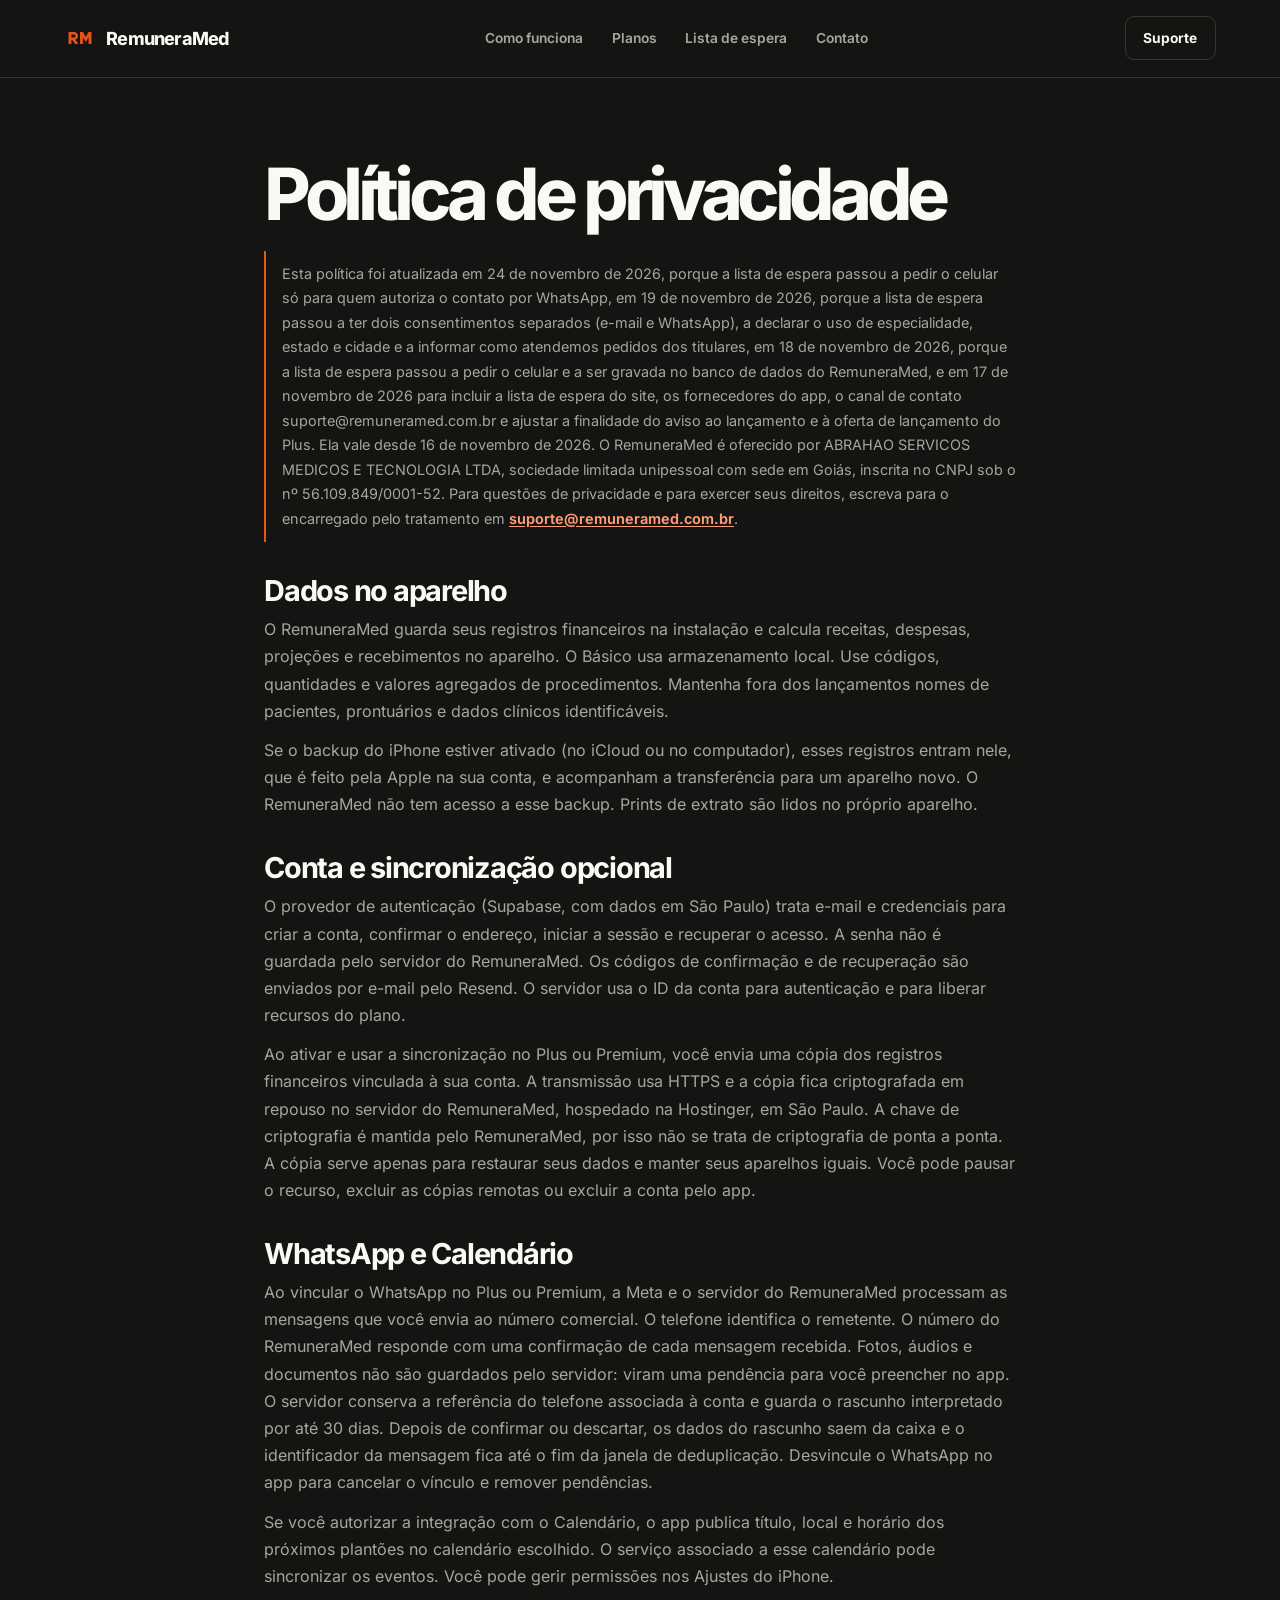
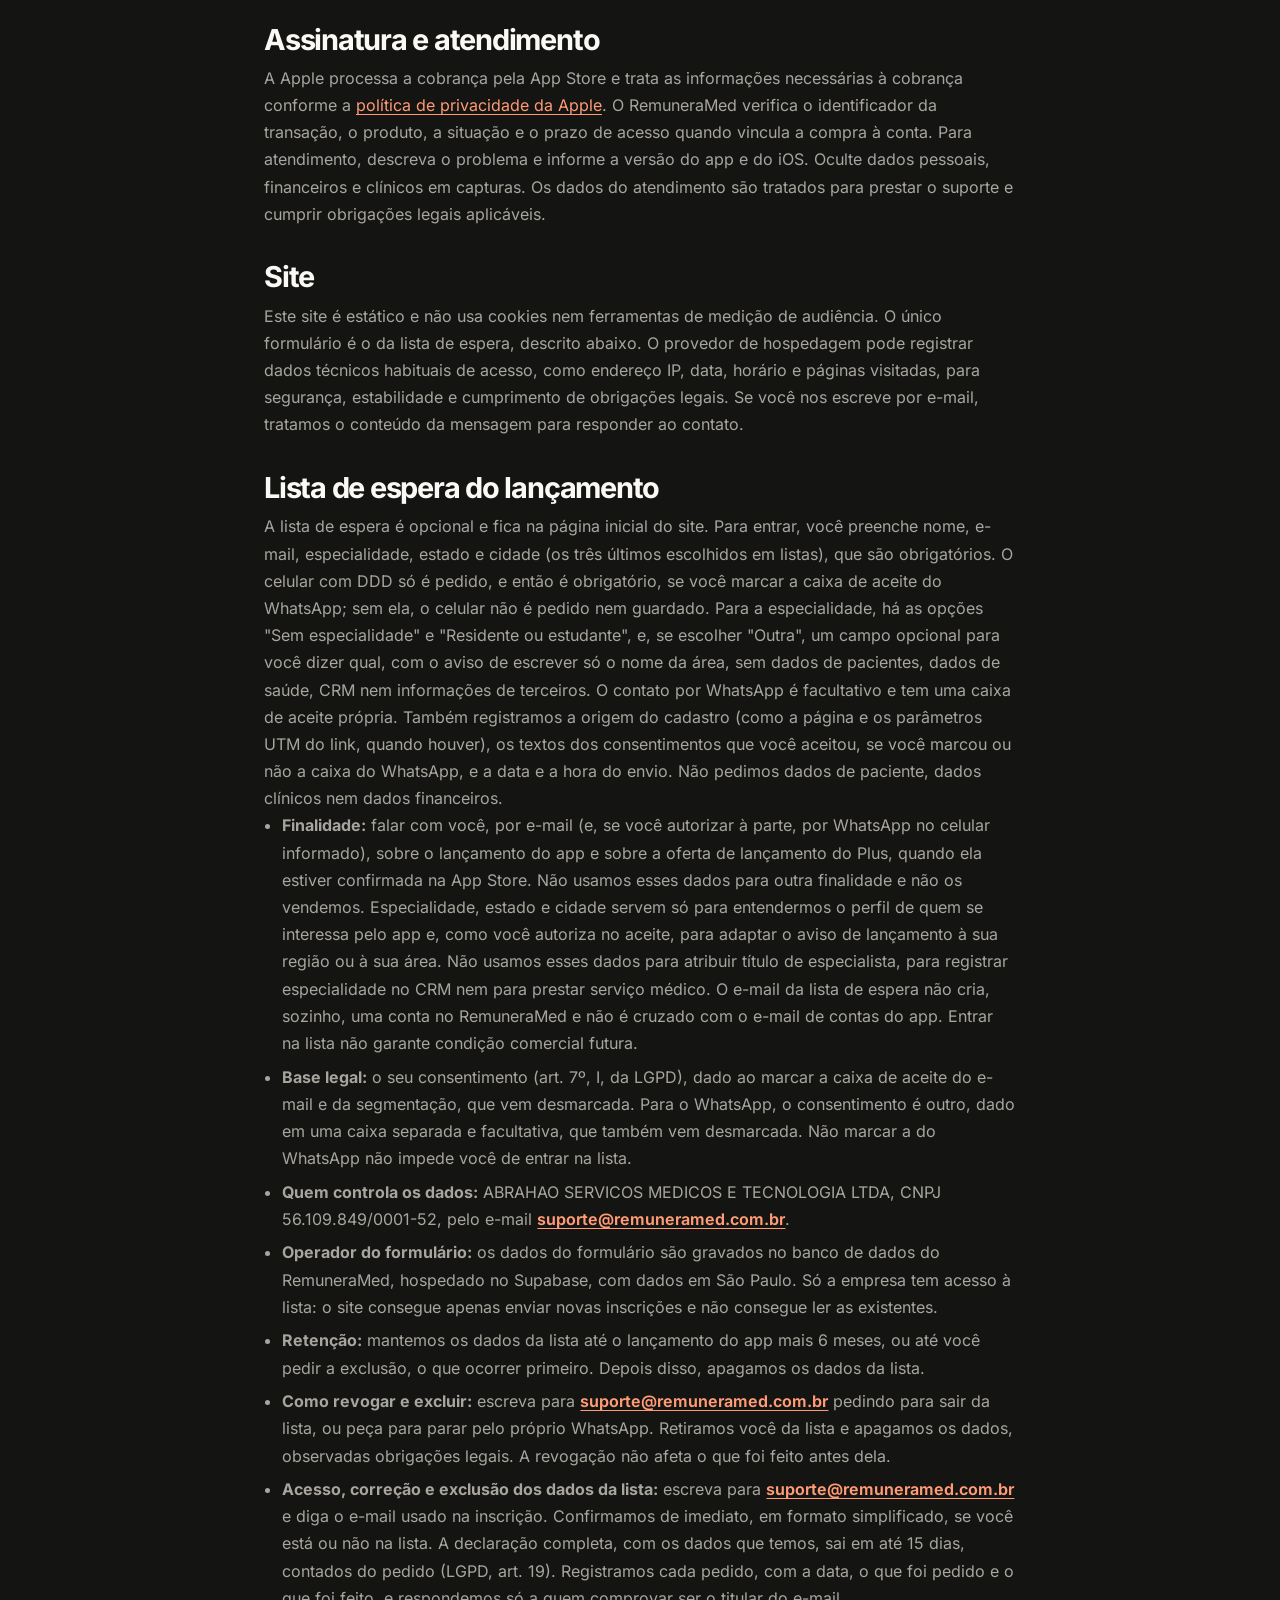
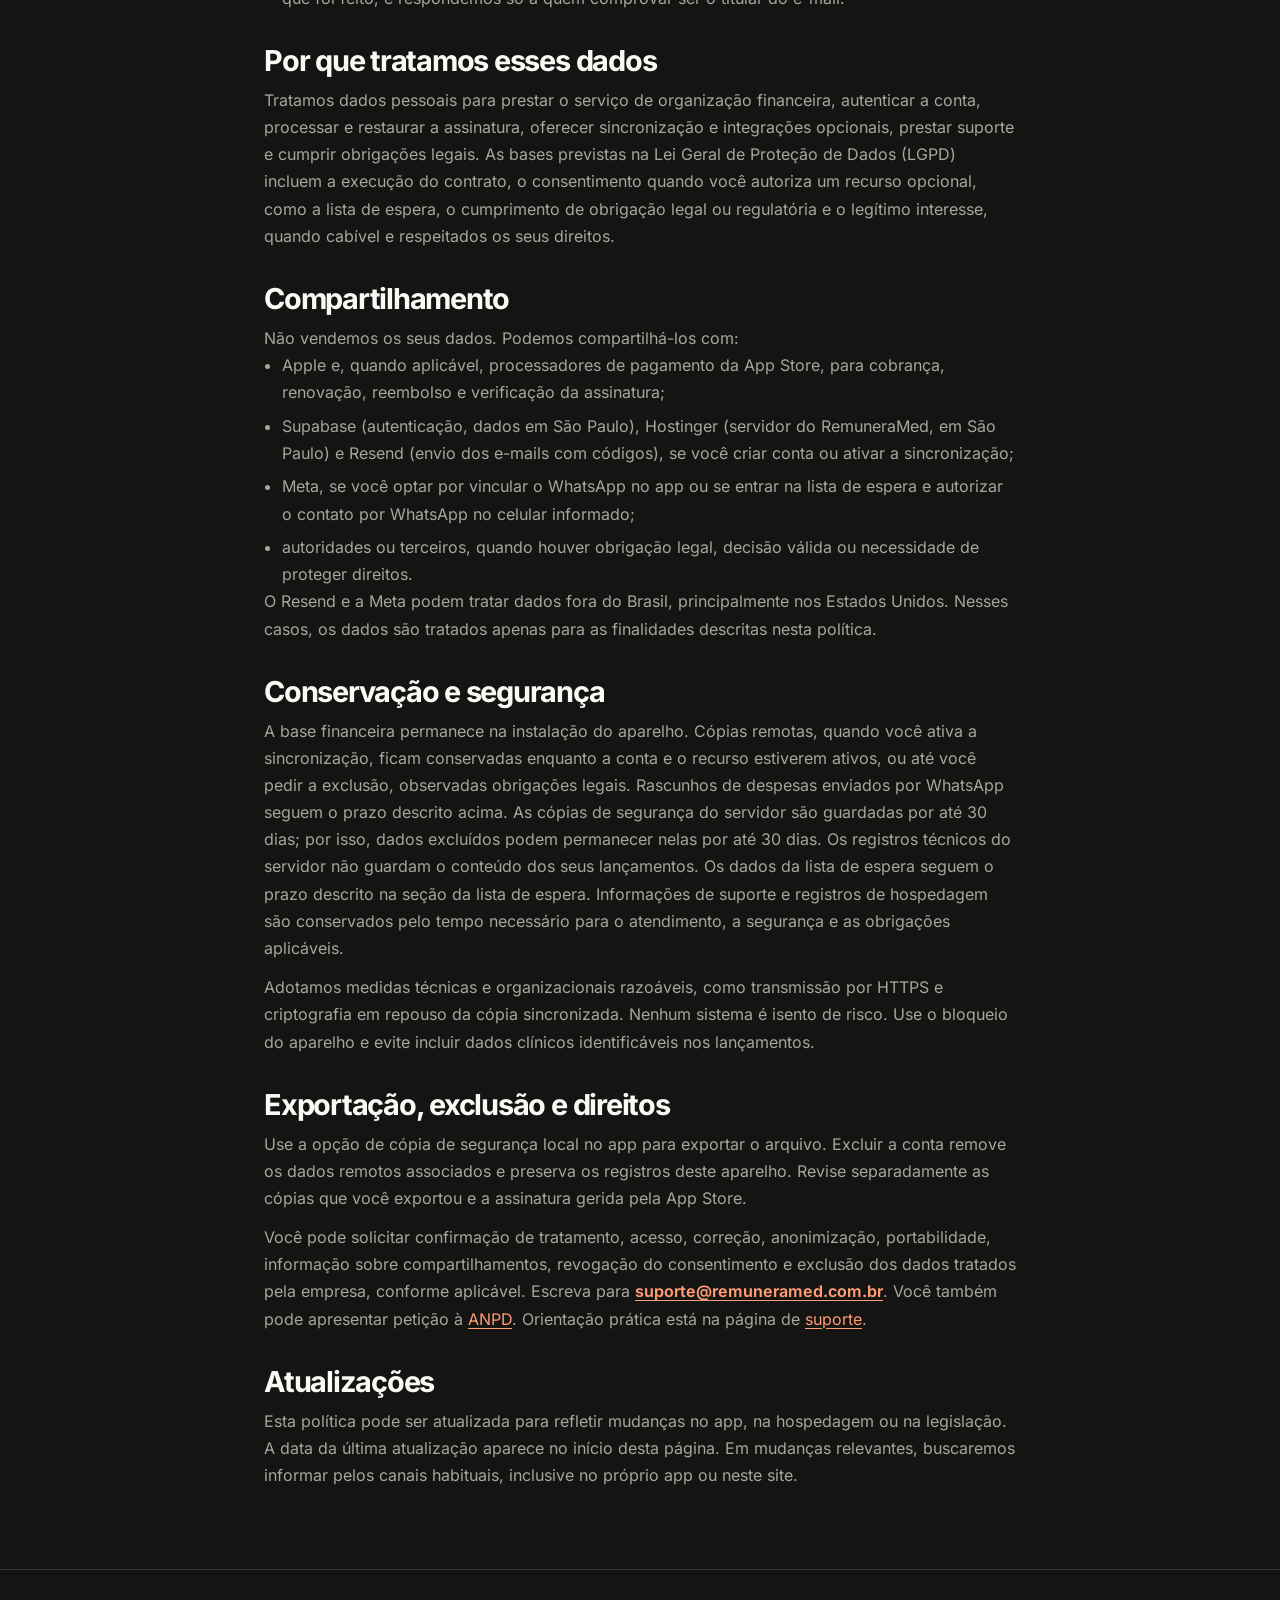
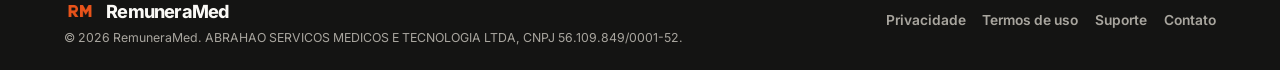
<file: privacidade.html>
<!doctype html>
<html lang="pt-BR">
<head>
  <meta charset="utf-8">
  <meta name="viewport" content="width=device-width, initial-scale=1">
  <meta name="referrer" content="strict-origin-when-cross-origin">
  <meta http-equiv="Content-Security-Policy" content="default-src 'self'; upgrade-insecure-requests; base-uri 'self'; object-src 'none'; frame-src 'none'; script-src 'self'; style-src 'self'; img-src 'self'; font-src 'self'; connect-src 'self'; form-action 'self'">
  <meta name="theme-color" content="#141413">
  <meta name="robots" content="index,follow">
  <meta name="description" content="Política de privacidade do RemuneraMed: como tratamos dados financeiros e pessoais, seus direitos e como falar com a gente.">
  <title>Política de privacidade · RemuneraMed</title>
  <link rel="canonical" href="https://remuneramed.com.br/privacidade.html">
  <link rel="icon" type="image/png" sizes="64x64" href="favicon.png">
  <link rel="apple-touch-icon" href="apple-touch-icon.png">
  <link rel="stylesheet" href="assets/styles.css">
  <meta property="og:type" content="website">
  <meta property="og:locale" content="pt_BR">
  <meta property="og:site_name" content="RemuneraMed">
  <meta property="og:title" content="Política de privacidade · RemuneraMed">
  <meta property="og:description" content="Política de privacidade do RemuneraMed: como tratamos dados financeiros e pessoais, seus direitos e como falar com a gente.">
  <meta property="og:url" content="https://remuneramed.com.br/privacidade.html">
  <meta property="og:image" content="https://remuneramed.com.br/og-image.png">
  <meta property="og:image:width" content="1200">
  <meta property="og:image:height" content="630">
  <meta property="og:image:alt" content="Ícone do RemuneraMed com o nome da marca e a frase A solução pra organizar sua vida financeira em um só app.">
  <meta name="twitter:card" content="summary_large_image">
  <meta name="twitter:title" content="Política de privacidade · RemuneraMed">
  <meta name="twitter:description" content="Política de privacidade do RemuneraMed: como tratamos dados financeiros e pessoais, seus direitos e como falar com a gente.">
  <meta name="twitter:image" content="https://remuneramed.com.br/og-image.png">
</head>
<body>
  <a class="skip-link" href="#conteudo">Ir para o conteúdo</a>
  <header class="site-header">
    <div class="container header-inner">
      <a class="brand" href="index.html" aria-label="RemuneraMed, início">
        <span class="brand-logo"><img src="assets/icone-192.png" width="32" height="32" alt=""></span>
        RemuneraMed
      </a>
      <nav class="nav-desktop" aria-label="Navegação principal">
        <a href="index.html#como-funciona">Como funciona</a>
        <a href="index.html#planos">Planos</a>
        <a href="index.html#lista-de-espera">Lista de espera</a>
        <a href="index.html#contato">Contato</a>
      </nav>
      <details class="nav-menu">
        <summary>Menu</summary>
        <nav aria-label="Navegação em tela pequena">
          <a href="index.html">Início</a>
          <a href="index.html#como-funciona">Como funciona</a>
          <a href="index.html#planos">Planos</a>
          <a href="index.html#lista-de-espera">Lista de espera</a>
          <a href="index.html#demo">Demonstração</a>
          <a href="index.html#contato">Contato</a>
          <a href="privacidade.html">Privacidade</a>
          <a href="termos.html">Termos de uso</a>
          <a href="suporte.html">Suporte</a>
        </nav>
      </details>
      <a class="button button-outline header-action" href="suporte.html">Suporte</a>
    </div>
  </header>

  <main class="container document-page" id="conteudo">
    <h1>Política de privacidade</h1>
    <p class="document-status">Esta política foi atualizada em 24 de novembro de 2026, porque a lista de espera passou a pedir o celular só para quem autoriza o contato por WhatsApp, em 19 de novembro de 2026, porque a lista de espera passou a ter dois consentimentos separados (e-mail e WhatsApp), a declarar o uso de especialidade, estado e cidade e a informar como atendemos pedidos dos titulares, em 18 de novembro de 2026, porque a lista de espera passou a pedir o celular e a ser gravada no banco de dados do RemuneraMed, e em 17 de novembro de 2026 para incluir a lista de espera do site, os fornecedores do app, o canal de contato suporte@remuneramed.com.br e ajustar a finalidade do aviso ao lançamento e à oferta de lançamento do Plus. Ela vale desde 16 de novembro de 2026. O RemuneraMed é oferecido por ABRAHAO SERVICOS MEDICOS E TECNOLOGIA LTDA, sociedade limitada unipessoal com sede em Goiás, inscrita no CNPJ sob o nº 56.109.849/0001-52. Para questões de privacidade e para exercer seus direitos, escreva para o encarregado pelo tratamento em <a class="email-link" href="mailto:suporte@remuneramed.com.br">suporte@remuneramed.com.br</a>.</p>

    <h2>Dados no aparelho</h2>
    <p>O RemuneraMed guarda seus registros financeiros na instalação e calcula receitas, despesas, projeções e recebimentos no aparelho. O Básico usa armazenamento local. Use códigos, quantidades e valores agregados de procedimentos. Mantenha fora dos lançamentos nomes de pacientes, prontuários e dados clínicos identificáveis.</p>
    <p>Se o backup do iPhone estiver ativado (no iCloud ou no computador), esses registros entram nele, que é feito pela Apple na sua conta, e acompanham a transferência para um aparelho novo. O RemuneraMed não tem acesso a esse backup. Prints de extrato são lidos no próprio aparelho.</p>

    <h2>Conta e sincronização opcional</h2>
    <p>O provedor de autenticação (Supabase, com dados em São Paulo) trata e-mail e credenciais para criar a conta, confirmar o endereço, iniciar a sessão e recuperar o acesso. A senha não é guardada pelo servidor do RemuneraMed. Os códigos de confirmação e de recuperação são enviados por e-mail pelo Resend. O servidor usa o ID da conta para autenticação e para liberar recursos do plano.</p>
    <p>Ao ativar e usar a sincronização no Plus ou Premium, você envia uma cópia dos registros financeiros vinculada à sua conta. A transmissão usa HTTPS e a cópia fica criptografada em repouso no servidor do RemuneraMed, hospedado na Hostinger, em São Paulo. A chave de criptografia é mantida pelo RemuneraMed, por isso não se trata de criptografia de ponta a ponta. A cópia serve apenas para restaurar seus dados e manter seus aparelhos iguais. Você pode pausar o recurso, excluir as cópias remotas ou excluir a conta pelo app.</p>

    <h2>WhatsApp e Calendário</h2>
    <p>Ao vincular o WhatsApp no Plus ou Premium, a Meta e o servidor do RemuneraMed processam as mensagens que você envia ao número comercial. O telefone identifica o remetente. O número do RemuneraMed responde com uma confirmação de cada mensagem recebida. Fotos, áudios e documentos não são guardados pelo servidor: viram uma pendência para você preencher no app. O servidor conserva a referência do telefone associada à conta e guarda o rascunho interpretado por até 30 dias. Depois de confirmar ou descartar, os dados do rascunho saem da caixa e o identificador da mensagem fica até o fim da janela de deduplicação. Desvincule o WhatsApp no app para cancelar o vínculo e remover pendências.</p>
    <p>Se você autorizar a integração com o Calendário, o app publica título, local e horário dos próximos plantões no calendário escolhido. O serviço associado a esse calendário pode sincronizar os eventos. Você pode gerir permissões nos Ajustes do iPhone.</p>

    <h2>Assinatura e atendimento</h2>
    <p>A Apple processa a cobrança pela App Store e trata as informações necessárias à cobrança conforme a <a href="https://www.apple.com/br/legal/privacy/">política de privacidade da Apple</a>. O RemuneraMed verifica o identificador da transação, o produto, a situação e o prazo de acesso quando vincula a compra à conta. Para atendimento, descreva o problema e informe a versão do app e do iOS. Oculte dados pessoais, financeiros e clínicos em capturas. Os dados do atendimento são tratados para prestar o suporte e cumprir obrigações legais aplicáveis.</p>

    <h2>Site</h2>
    <p>Este site é estático e não usa cookies nem ferramentas de medição de audiência. O único formulário é o da lista de espera, descrito abaixo. O provedor de hospedagem pode registrar dados técnicos habituais de acesso, como endereço IP, data, horário e páginas visitadas, para segurança, estabilidade e cumprimento de obrigações legais. Se você nos escreve por e-mail, tratamos o conteúdo da mensagem para responder ao contato.</p>

    <h2 id="lista-de-espera">Lista de espera do lançamento</h2>
    <p>A lista de espera é opcional e fica na página inicial do site. Para entrar, você preenche nome, e-mail, especialidade, estado e cidade (os três últimos escolhidos em listas), que são obrigatórios. O celular com DDD só é pedido, e então é obrigatório, se você marcar a caixa de aceite do WhatsApp; sem ela, o celular não é pedido nem guardado. Para a especialidade, há as opções "Sem especialidade" e "Residente ou estudante", e, se escolher "Outra", um campo opcional para você dizer qual, com o aviso de escrever só o nome da área, sem dados de pacientes, dados de saúde, CRM nem informações de terceiros. O contato por WhatsApp é facultativo e tem uma caixa de aceite própria. Também registramos a origem do cadastro (como a página e os parâmetros UTM do link, quando houver), os textos dos consentimentos que você aceitou, se você marcou ou não a caixa do WhatsApp, e a data e a hora do envio. Não pedimos dados de paciente, dados clínicos nem dados financeiros.</p>
    <ul>
      <li><strong>Finalidade:</strong> falar com você, por e-mail (e, se você autorizar à parte, por WhatsApp no celular informado), sobre o lançamento do app e sobre a oferta de lançamento do Plus, quando ela estiver confirmada na App Store. Não usamos esses dados para outra finalidade e não os vendemos. Especialidade, estado e cidade servem só para entendermos o perfil de quem se interessa pelo app e, como você autoriza no aceite, para adaptar o aviso de lançamento à sua região ou à sua área. Não usamos esses dados para atribuir título de especialista, para registrar especialidade no CRM nem para prestar serviço médico. O e-mail da lista de espera não cria, sozinho, uma conta no RemuneraMed e não é cruzado com o e-mail de contas do app. Entrar na lista não garante condição comercial futura.</li>
      <li><strong>Base legal:</strong> o seu consentimento (art. 7º, I, da LGPD), dado ao marcar a caixa de aceite do e-mail e da segmentação, que vem desmarcada. Para o WhatsApp, o consentimento é outro, dado em uma caixa separada e facultativa, que também vem desmarcada. Não marcar a do WhatsApp não impede você de entrar na lista.</li>
      <li><strong>Quem controla os dados:</strong> ABRAHAO SERVICOS MEDICOS E TECNOLOGIA LTDA, CNPJ 56.109.849/0001-52, pelo e-mail <a class="email-link" href="mailto:suporte@remuneramed.com.br">suporte@remuneramed.com.br</a>.</li>
      <li><strong>Operador do formulário:</strong> os dados do formulário são gravados no banco de dados do RemuneraMed, hospedado no Supabase, com dados em São Paulo. Só a empresa tem acesso à lista: o site consegue apenas enviar novas inscrições e não consegue ler as existentes.</li>
      <li><strong>Retenção:</strong> mantemos os dados da lista até o lançamento do app mais 6 meses, ou até você pedir a exclusão, o que ocorrer primeiro. Depois disso, apagamos os dados da lista.</li>
      <li><strong>Como revogar e excluir:</strong> escreva para <a class="email-link" href="mailto:suporte@remuneramed.com.br">suporte@remuneramed.com.br</a> pedindo para sair da lista, ou peça para parar pelo próprio WhatsApp. Retiramos você da lista e apagamos os dados, observadas obrigações legais. A revogação não afeta o que foi feito antes dela.</li>
      <li><strong>Acesso, correção e exclusão dos dados da lista:</strong> escreva para <a class="email-link" href="mailto:suporte@remuneramed.com.br">suporte@remuneramed.com.br</a> e diga o e-mail usado na inscrição. Confirmamos de imediato, em formato simplificado, se você está ou não na lista. A declaração completa, com os dados que temos, sai em até 15 dias, contados do pedido (LGPD, art. 19). Registramos cada pedido, com a data, o que foi pedido e o que foi feito, e respondemos só a quem comprovar ser o titular do e-mail.</li>
    </ul>

    <h2>Por que tratamos esses dados</h2>
    <p>Tratamos dados pessoais para prestar o serviço de organização financeira, autenticar a conta, processar e restaurar a assinatura, oferecer sincronização e integrações opcionais, prestar suporte e cumprir obrigações legais. As bases previstas na Lei Geral de Proteção de Dados (LGPD) incluem a execução do contrato, o consentimento quando você autoriza um recurso opcional, como a lista de espera, o cumprimento de obrigação legal ou regulatória e o legítimo interesse, quando cabível e respeitados os seus direitos.</p>

    <h2>Compartilhamento</h2>
    <p>Não vendemos os seus dados. Podemos compartilhá-los com:</p>
    <ul>
      <li>Apple e, quando aplicável, processadores de pagamento da App Store, para cobrança, renovação, reembolso e verificação da assinatura;</li>
      <li>Supabase (autenticação, dados em São Paulo), Hostinger (servidor do RemuneraMed, em São Paulo) e Resend (envio dos e-mails com códigos), se você criar conta ou ativar a sincronização;</li>
      <li>Meta, se você optar por vincular o WhatsApp no app ou se entrar na lista de espera e autorizar o contato por WhatsApp no celular informado;</li>
      <li>autoridades ou terceiros, quando houver obrigação legal, decisão válida ou necessidade de proteger direitos.</li>
    </ul>
    <p>O Resend e a Meta podem tratar dados fora do Brasil, principalmente nos Estados Unidos. Nesses casos, os dados são tratados apenas para as finalidades descritas nesta política.</p>

    <h2>Conservação e segurança</h2>
    <p>A base financeira permanece na instalação do aparelho. Cópias remotas, quando você ativa a sincronização, ficam conservadas enquanto a conta e o recurso estiverem ativos, ou até você pedir a exclusão, observadas obrigações legais. Rascunhos de despesas enviados por WhatsApp seguem o prazo descrito acima. As cópias de segurança do servidor são guardadas por até 30 dias; por isso, dados excluídos podem permanecer nelas por até 30 dias. Os registros técnicos do servidor não guardam o conteúdo dos seus lançamentos. Os dados da lista de espera seguem o prazo descrito na seção da lista de espera. Informações de suporte e registros de hospedagem são conservados pelo tempo necessário para o atendimento, a segurança e as obrigações aplicáveis.</p>
    <p>Adotamos medidas técnicas e organizacionais razoáveis, como transmissão por HTTPS e criptografia em repouso da cópia sincronizada. Nenhum sistema é isento de risco. Use o bloqueio do aparelho e evite incluir dados clínicos identificáveis nos lançamentos.</p>

    <h2>Exportação, exclusão e direitos</h2>
    <p>Use a opção de cópia de segurança local no app para exportar o arquivo. Excluir a conta remove os dados remotos associados e preserva os registros deste aparelho. Revise separadamente as cópias que você exportou e a assinatura gerida pela App Store.</p>
    <p>Você pode solicitar confirmação de tratamento, acesso, correção, anonimização, portabilidade, informação sobre compartilhamentos, revogação do consentimento e exclusão dos dados tratados pela empresa, conforme aplicável. Escreva para <a class="email-link" href="mailto:suporte@remuneramed.com.br">suporte@remuneramed.com.br</a>. Você também pode apresentar petição à <a href="https://www.gov.br/anpd/pt-br/assuntos/titular-de-dados/direito-dos-titulares">ANPD</a>. Orientação prática está na página de <a href="suporte.html">suporte</a>.</p>

    <h2>Atualizações</h2>
    <p>Esta política pode ser atualizada para refletir mudanças no app, na hospedagem ou na legislação. A data da última atualização aparece no início desta página. Em mudanças relevantes, buscaremos informar pelos canais habituais, inclusive no próprio app ou neste site.</p>
  </main>
  <footer class="site-footer">
    <div class="container footer-inner">
      <div class="footer-meta">
        <a class="brand" href="index.html" aria-label="RemuneraMed, início">
          <span class="brand-logo"><img src="assets/icone-192.png" width="32" height="32" alt=""></span>
          RemuneraMed
        </a>
        <p class="footer-copy">© 2026 RemuneraMed. ABRAHAO SERVICOS MEDICOS E TECNOLOGIA LTDA, CNPJ 56.109.849/0001-52.</p>
      </div>
      <nav class="footer-links" aria-label="Informações">
        <a href="privacidade.html" aria-current="page">Privacidade</a>
        <a href="termos.html">Termos de uso</a>
        <a href="suporte.html">Suporte</a>
        <a href="mailto:suporte@remuneramed.com.br">Contato</a>
      </nav>
    </div>
  </footer>
</body>
</html>
</file>
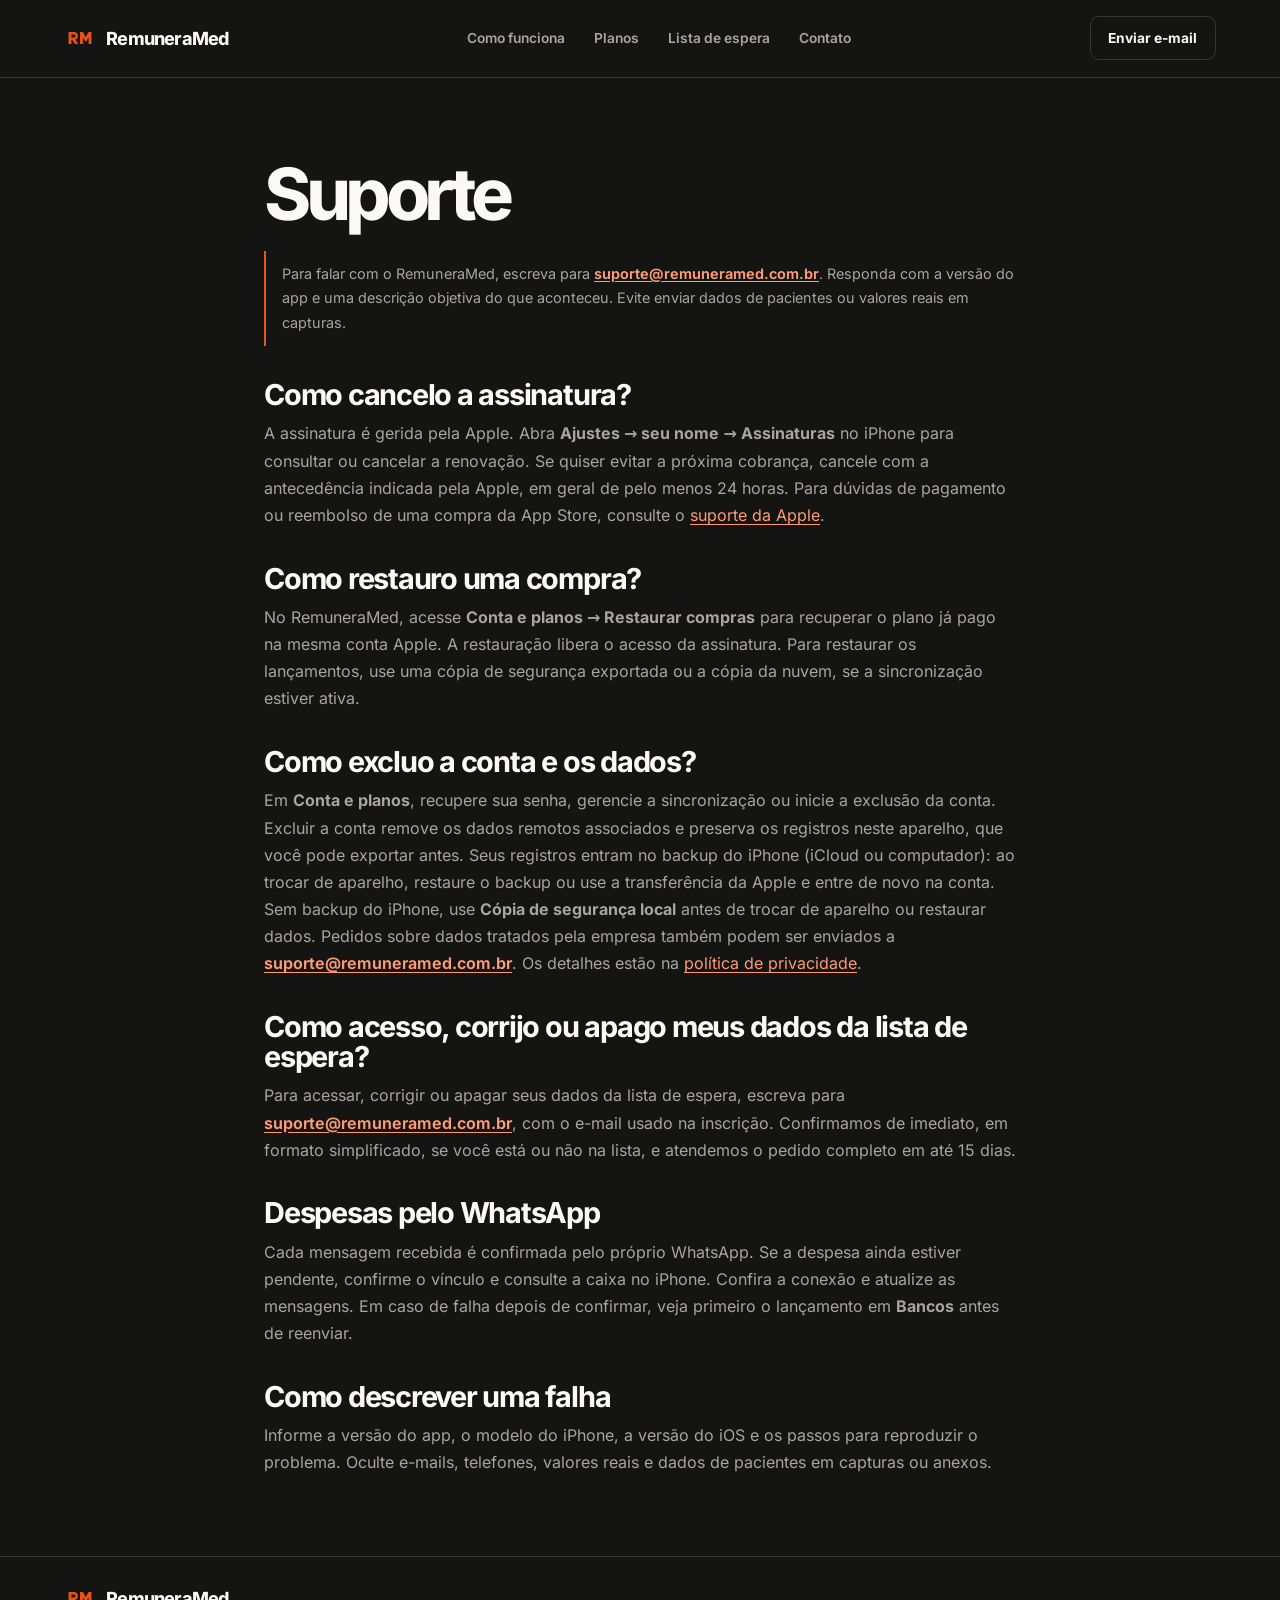
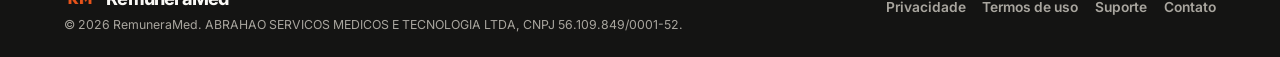
<file: suporte.html>
<!doctype html>
<html lang="pt-BR">
<head>
  <meta charset="utf-8">
  <meta name="viewport" content="width=device-width, initial-scale=1">
  <meta name="referrer" content="strict-origin-when-cross-origin">
  <meta http-equiv="Content-Security-Policy" content="default-src 'self'; upgrade-insecure-requests; base-uri 'self'; object-src 'none'; frame-src 'none'; script-src 'self'; style-src 'self'; img-src 'self'; font-src 'self'; connect-src 'self'; form-action 'self'">
  <meta name="theme-color" content="#141413">
  <meta name="robots" content="index,follow">
  <meta name="description" content="Suporte do RemuneraMed: e-mail de contato, cancelamento da assinatura, restauração de compras e exclusão de dados.">
  <title>Suporte · RemuneraMed</title>
  <link rel="canonical" href="https://remuneramed.com.br/suporte.html">
  <link rel="icon" type="image/png" sizes="64x64" href="favicon.png">
  <link rel="apple-touch-icon" href="apple-touch-icon.png">
  <link rel="stylesheet" href="assets/styles.css">
  <meta property="og:type" content="website">
  <meta property="og:locale" content="pt_BR">
  <meta property="og:site_name" content="RemuneraMed">
  <meta property="og:title" content="Suporte · RemuneraMed">
  <meta property="og:description" content="Suporte do RemuneraMed: e-mail de contato, cancelamento da assinatura, restauração de compras e exclusão de dados.">
  <meta property="og:url" content="https://remuneramed.com.br/suporte.html">
  <meta property="og:image" content="https://remuneramed.com.br/og-image.png">
  <meta property="og:image:width" content="1200">
  <meta property="og:image:height" content="630">
  <meta property="og:image:alt" content="Ícone do RemuneraMed com o nome da marca e a frase A solução pra organizar sua vida financeira em um só app.">
  <meta name="twitter:card" content="summary_large_image">
  <meta name="twitter:title" content="Suporte · RemuneraMed">
  <meta name="twitter:description" content="Suporte do RemuneraMed: e-mail de contato, cancelamento da assinatura, restauração de compras e exclusão de dados.">
  <meta name="twitter:image" content="https://remuneramed.com.br/og-image.png">
</head>
<body>
  <a class="skip-link" href="#conteudo">Ir para o conteúdo</a>
  <header class="site-header">
    <div class="container header-inner">
      <a class="brand" href="index.html" aria-label="RemuneraMed, início">
        <span class="brand-logo"><img src="assets/icone-192.png" width="32" height="32" alt=""></span>
        RemuneraMed
      </a>
      <nav class="nav-desktop" aria-label="Navegação principal">
        <a href="index.html#como-funciona">Como funciona</a>
        <a href="index.html#planos">Planos</a>
        <a href="index.html#lista-de-espera">Lista de espera</a>
        <a href="index.html#contato">Contato</a>
      </nav>
      <details class="nav-menu">
        <summary>Menu</summary>
        <nav aria-label="Navegação em tela pequena">
          <a href="index.html">Início</a>
          <a href="index.html#como-funciona">Como funciona</a>
          <a href="index.html#planos">Planos</a>
          <a href="index.html#lista-de-espera">Lista de espera</a>
          <a href="index.html#demo">Demonstração</a>
          <a href="index.html#contato">Contato</a>
          <a href="privacidade.html">Privacidade</a>
          <a href="termos.html">Termos de uso</a>
          <a href="suporte.html">Suporte</a>
        </nav>
      </details>
      <a class="button button-outline header-action" href="mailto:suporte@remuneramed.com.br">Enviar e-mail</a>
    </div>
  </header>

  <main class="container document-page" id="conteudo">
    <h1>Suporte</h1>
    <p class="document-status">Para falar com o RemuneraMed, escreva para <a class="email-link" href="mailto:suporte@remuneramed.com.br">suporte@remuneramed.com.br</a>. Responda com a versão do app e uma descrição objetiva do que aconteceu. Evite enviar dados de pacientes ou valores reais em capturas.</p>

    <h2>Como cancelo a assinatura?</h2>
    <p>A assinatura é gerida pela Apple. Abra <strong>Ajustes → seu nome → Assinaturas</strong> no iPhone para consultar ou cancelar a renovação. Se quiser evitar a próxima cobrança, cancele com a antecedência indicada pela Apple, em geral de pelo menos 24 horas. Para dúvidas de pagamento ou reembolso de uma compra da App Store, consulte o <a href="https://support.apple.com/pt-br/billing">suporte da Apple</a>.</p>

    <h2>Como restauro uma compra?</h2>
    <p>No RemuneraMed, acesse <strong>Conta e planos → Restaurar compras</strong> para recuperar o plano já pago na mesma conta Apple. A restauração libera o acesso da assinatura. Para restaurar os lançamentos, use uma cópia de segurança exportada ou a cópia da nuvem, se a sincronização estiver ativa.</p>

    <h2>Como excluo a conta e os dados?</h2>
    <p>Em <strong>Conta e planos</strong>, recupere sua senha, gerencie a sincronização ou inicie a exclusão da conta. Excluir a conta remove os dados remotos associados e preserva os registros neste aparelho, que você pode exportar antes. Seus registros entram no backup do iPhone (iCloud ou computador): ao trocar de aparelho, restaure o backup ou use a transferência da Apple e entre de novo na conta. Sem backup do iPhone, use <strong>Cópia de segurança local</strong> antes de trocar de aparelho ou restaurar dados. Pedidos sobre dados tratados pela empresa também podem ser enviados a <a class="email-link" href="mailto:suporte@remuneramed.com.br">suporte@remuneramed.com.br</a>. Os detalhes estão na <a href="privacidade.html">política de privacidade</a>.</p>

    <h2>Como acesso, corrijo ou apago meus dados da lista de espera?</h2>
    <p>Para acessar, corrigir ou apagar seus dados da lista de espera, escreva para <a class="email-link" href="mailto:suporte@remuneramed.com.br">suporte@remuneramed.com.br</a>, com o e-mail usado na inscrição. Confirmamos de imediato, em formato simplificado, se você está ou não na lista, e atendemos o pedido completo em até 15 dias.</p>

    <h2>Despesas pelo WhatsApp</h2>
    <p>Cada mensagem recebida é confirmada pelo próprio WhatsApp. Se a despesa ainda estiver pendente, confirme o vínculo e consulte a caixa no iPhone. Confira a conexão e atualize as mensagens. Em caso de falha depois de confirmar, veja primeiro o lançamento em <strong>Bancos</strong> antes de reenviar.</p>

    <h2>Como descrever uma falha</h2>
    <p>Informe a versão do app, o modelo do iPhone, a versão do iOS e os passos para reproduzir o problema. Oculte e-mails, telefones, valores reais e dados de pacientes em capturas ou anexos.</p>
  </main>
  <footer class="site-footer">
    <div class="container footer-inner">
      <div class="footer-meta">
        <a class="brand" href="index.html" aria-label="RemuneraMed, início">
          <span class="brand-logo"><img src="assets/icone-192.png" width="32" height="32" alt=""></span>
          RemuneraMed
        </a>
        <p class="footer-copy">© 2026 RemuneraMed. ABRAHAO SERVICOS MEDICOS E TECNOLOGIA LTDA, CNPJ 56.109.849/0001-52.</p>
      </div>
      <nav class="footer-links" aria-label="Informações">
        <a href="privacidade.html">Privacidade</a>
        <a href="termos.html">Termos de uso</a>
        <a href="suporte.html" aria-current="page">Suporte</a>
        <a href="mailto:suporte@remuneramed.com.br">Contato</a>
      </nav>
    </div>
  </footer>
</body>
</html>
</file>
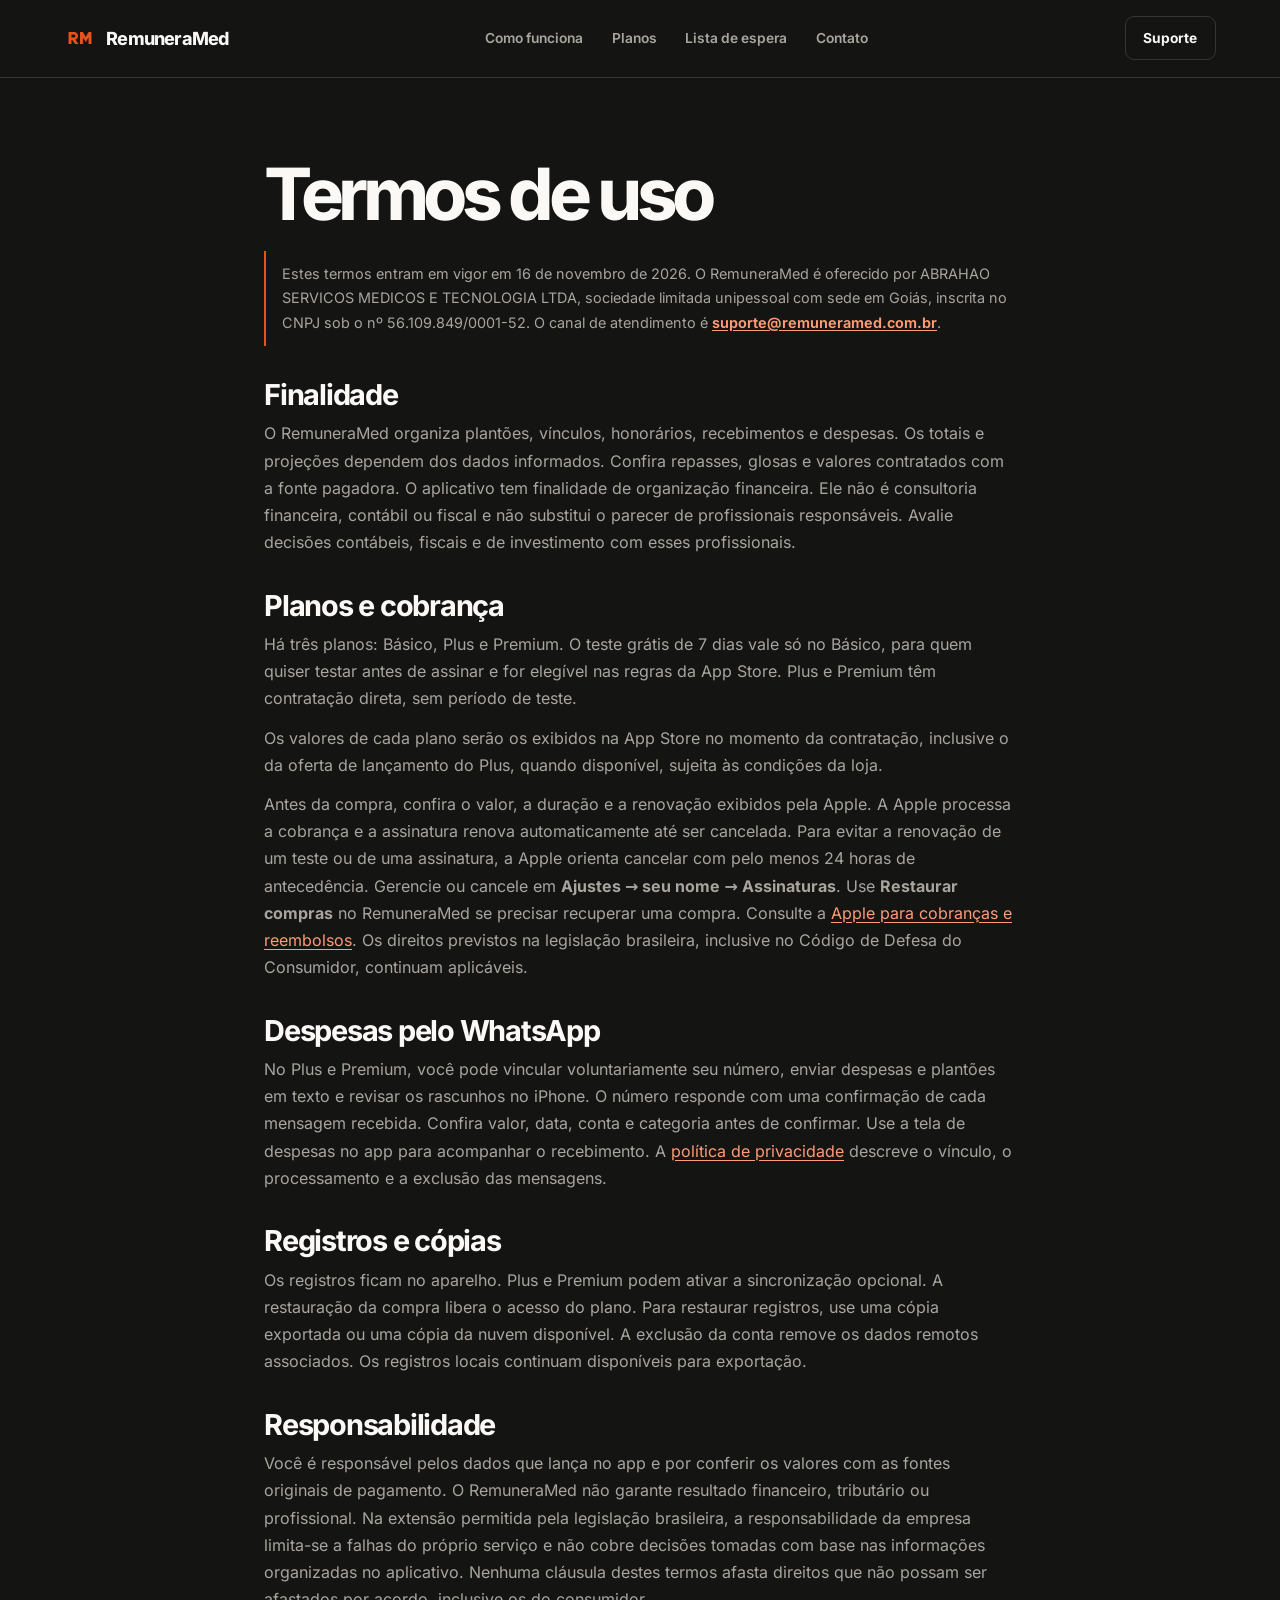
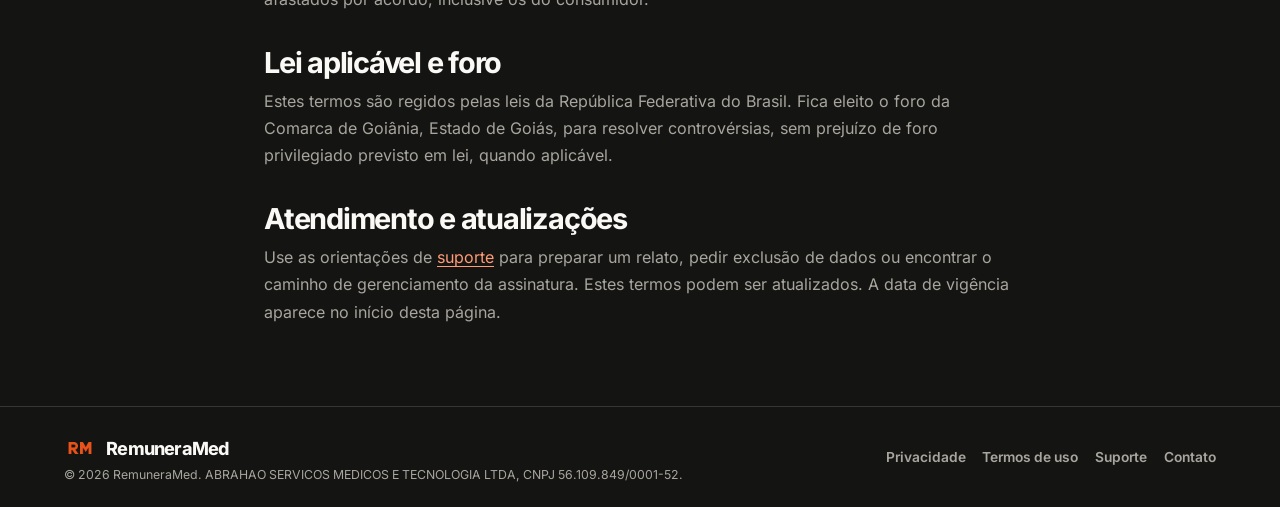
<file: termos.html>
<!doctype html>
<html lang="pt-BR">
<head>
  <meta charset="utf-8">
  <meta name="viewport" content="width=device-width, initial-scale=1">
  <meta name="referrer" content="strict-origin-when-cross-origin">
  <meta http-equiv="Content-Security-Policy" content="default-src 'self'; upgrade-insecure-requests; base-uri 'self'; object-src 'none'; frame-src 'none'; script-src 'self'; style-src 'self'; img-src 'self'; font-src 'self'; connect-src 'self'; form-action https://formsubmit.co">
  <meta name="theme-color" content="#141413">
  <meta name="robots" content="index,follow">
  <meta name="description" content="Termos de uso do RemuneraMed: planos, assinatura pela App Store, responsabilidades e lei aplicável.">
  <title>Termos de uso · RemuneraMed</title>
  <link rel="canonical" href="https://remuneramed.com.br/termos.html">
  <link rel="icon" type="image/png" sizes="64x64" href="favicon.png">
  <link rel="apple-touch-icon" href="apple-touch-icon.png">
  <link rel="stylesheet" href="assets/styles.css">
  <meta property="og:type" content="website">
  <meta property="og:locale" content="pt_BR">
  <meta property="og:site_name" content="RemuneraMed">
  <meta property="og:title" content="Termos de uso · RemuneraMed">
  <meta property="og:description" content="Termos de uso do RemuneraMed: planos, assinatura pela App Store, responsabilidades e lei aplicável.">
  <meta property="og:url" content="https://remuneramed.com.br/termos.html">
  <meta property="og:image" content="https://remuneramed.com.br/og-image.png">
  <meta property="og:image:width" content="1200">
  <meta property="og:image:height" content="630">
  <meta property="og:image:alt" content="Ícone do RemuneraMed com o nome da marca e a frase A solução pra organizar sua vida financeira em um só app.">
  <meta name="twitter:card" content="summary_large_image">
  <meta name="twitter:title" content="Termos de uso · RemuneraMed">
  <meta name="twitter:description" content="Termos de uso do RemuneraMed: planos, assinatura pela App Store, responsabilidades e lei aplicável.">
  <meta name="twitter:image" content="https://remuneramed.com.br/og-image.png">
</head>
<body>
  <a class="skip-link" href="#conteudo">Ir para o conteúdo</a>
  <header class="site-header">
    <div class="container header-inner">
      <a class="brand" href="index.html" aria-label="RemuneraMed, início">
        <span class="brand-logo"><img src="assets/icone-192.png" width="32" height="32" alt=""></span>
        RemuneraMed
      </a>
      <nav class="nav-desktop" aria-label="Navegação principal">
        <a href="index.html#como-funciona">Como funciona</a>
        <a href="index.html#planos">Planos</a>
        <a href="index.html#lista-de-espera">Lista de espera</a>
        <a href="index.html#contato">Contato</a>
      </nav>
      <details class="nav-menu">
        <summary>Menu</summary>
        <nav aria-label="Navegação em tela pequena">
          <a href="index.html">Início</a>
          <a href="index.html#como-funciona">Como funciona</a>
          <a href="index.html#planos">Planos</a>
          <a href="index.html#lista-de-espera">Lista de espera</a>
          <a href="index.html#demo">Demonstração</a>
          <a href="index.html#contato">Contato</a>
          <a href="privacidade.html">Privacidade</a>
          <a href="termos.html">Termos de uso</a>
          <a href="suporte.html">Suporte</a>
        </nav>
      </details>
      <a class="button button-outline header-action" href="suporte.html">Suporte</a>
    </div>
  </header>

  <main class="container document-page" id="conteudo">
    <h1>Termos de uso</h1>
    <p class="document-status">Estes termos entram em vigor em 16 de novembro de 2026. O RemuneraMed é oferecido por ABRAHAO SERVICOS MEDICOS E TECNOLOGIA LTDA, sociedade limitada unipessoal com sede em Goiás, inscrita no CNPJ sob o nº 56.109.849/0001-52. O canal de atendimento é <a class="email-link" href="mailto:suporte@remuneramed.com.br">suporte@remuneramed.com.br</a>.</p>

    <h2>Finalidade</h2>
    <p>O RemuneraMed organiza plantões, vínculos, honorários, recebimentos e despesas. Os totais e projeções dependem dos dados informados. Confira repasses, glosas e valores contratados com a fonte pagadora. O aplicativo tem finalidade de organização financeira. Ele não é consultoria financeira, contábil ou fiscal e não substitui o parecer de profissionais responsáveis. Avalie decisões contábeis, fiscais e de investimento com esses profissionais.</p>

    <h2>Planos e cobrança</h2>
    <p>Há três planos: Básico, Plus e Premium. O teste grátis de 7 dias vale só no Básico, para quem quiser testar antes de assinar e for elegível nas regras da App Store. Plus e Premium têm contratação direta, sem período de teste.</p>
    <p>Os valores de cada plano serão os exibidos na App Store no momento da contratação, inclusive o da oferta de lançamento do Plus, quando disponível, sujeita às condições da loja.</p>
    <p>Antes da compra, confira o valor, a duração e a renovação exibidos pela Apple. A Apple processa a cobrança e a assinatura renova automaticamente até ser cancelada. Para evitar a renovação de um teste ou de uma assinatura, a Apple orienta cancelar com pelo menos 24 horas de antecedência. Gerencie ou cancele em <strong>Ajustes → seu nome → Assinaturas</strong>. Use <strong>Restaurar compras</strong> no RemuneraMed se precisar recuperar uma compra. Consulte a <a href="https://support.apple.com/pt-br/billing">Apple para cobranças e reembolsos</a>. Os direitos previstos na legislação brasileira, inclusive no Código de Defesa do Consumidor, continuam aplicáveis.</p>

    <h2>Despesas pelo WhatsApp</h2>
    <p>No Plus e Premium, você pode vincular voluntariamente seu número, enviar despesas e plantões em texto e revisar os rascunhos no iPhone. O número responde com uma confirmação de cada mensagem recebida. Confira valor, data, conta e categoria antes de confirmar. Use a tela de despesas no app para acompanhar o recebimento. A <a href="privacidade.html">política de privacidade</a> descreve o vínculo, o processamento e a exclusão das mensagens.</p>

    <h2>Registros e cópias</h2>
    <p>Os registros ficam no aparelho. Plus e Premium podem ativar a sincronização opcional. A restauração da compra libera o acesso do plano. Para restaurar registros, use uma cópia exportada ou uma cópia da nuvem disponível. A exclusão da conta remove os dados remotos associados. Os registros locais continuam disponíveis para exportação.</p>

    <h2>Responsabilidade</h2>
    <p>Você é responsável pelos dados que lança no app e por conferir os valores com as fontes originais de pagamento. O RemuneraMed não garante resultado financeiro, tributário ou profissional. Na extensão permitida pela legislação brasileira, a responsabilidade da empresa limita-se a falhas do próprio serviço e não cobre decisões tomadas com base nas informações organizadas no aplicativo. Nenhuma cláusula destes termos afasta direitos que não possam ser afastados por acordo, inclusive os do consumidor.</p>

    <h2>Lei aplicável e foro</h2>
    <p>Estes termos são regidos pelas leis da República Federativa do Brasil. Fica eleito o foro da Comarca de Goiânia, Estado de Goiás, para resolver controvérsias, sem prejuízo de foro privilegiado previsto em lei, quando aplicável.</p>

    <h2>Atendimento e atualizações</h2>
    <p>Use as orientações de <a href="suporte.html">suporte</a> para preparar um relato, pedir exclusão de dados ou encontrar o caminho de gerenciamento da assinatura. Estes termos podem ser atualizados. A data de vigência aparece no início desta página.</p>
  </main>
  <footer class="site-footer">
    <div class="container footer-inner">
      <div class="footer-meta">
        <a class="brand" href="index.html" aria-label="RemuneraMed, início">
          <span class="brand-logo"><img src="assets/icone-192.png" width="32" height="32" alt=""></span>
          RemuneraMed
        </a>
        <p class="footer-copy">© 2026 RemuneraMed. ABRAHAO SERVICOS MEDICOS E TECNOLOGIA LTDA, CNPJ 56.109.849/0001-52.</p>
      </div>
      <nav class="footer-links" aria-label="Informações">
        <a href="privacidade.html">Privacidade</a>
        <a href="termos.html" aria-current="page">Termos de uso</a>
        <a href="suporte.html">Suporte</a>
        <a href="mailto:suporte@remuneramed.com.br">Contato</a>
      </nav>
    </div>
  </footer>
</body>
</html>
</file>
<file: assets/styles.css>
@font-face {
  font-family: Inter;
  src: url("inter-latin.woff2") format("woff2");
  font-style: normal;
  font-weight: 100 900;
  font-display: swap;
}

:root {
  color-scheme: dark;
  --paper: #141413;
  --surface: #1a1918;
  --ink: #faf9f6;
  --muted: #a8a59e;
  --accent-text: #ff9b75;
  --charcoal: #161615;
  --brand: #e8531a;
  --line: #393632;
  font-family: Inter, system-ui, sans-serif;
}

*, *::before, *::after { box-sizing: border-box; }
html { scroll-behavior: smooth; }
body { margin: 0; background: var(--paper); color: var(--ink); }
h1, h2, h3, p, dl, dd, figure { margin: 0; }
a { color: inherit; }
button { font: inherit; }
button, summary { cursor: pointer; }
:focus-visible { outline: 3px solid var(--brand); outline-offset: 4px; }
[id] { scroll-margin-top: 2rem; }
.container { width: min(100% - 3rem, 72rem); margin-inline: auto; }

.skip-link {
  position: fixed;
  z-index: 5;
  top: .5rem;
  left: .5rem;
  padding: .8rem 1rem;
  border-radius: .5rem;
  background: var(--ink);
  color: var(--paper);
  transform: translateY(-150%);
}
.skip-link:focus { transform: none; }

.site-header { border-bottom: 1px solid var(--line); }
.header-inner, .footer-inner { display: flex; align-items: center; justify-content: space-between; gap: 2rem; }
.header-inner { min-height: 4.8rem; }
.brand { display: inline-flex; align-items: center; gap: .64rem; text-decoration: none; font-weight: 760; letter-spacing: -.045em; white-space: nowrap; font-size: 1.13rem; }
.brand-mark, .brand-logo {
  display: grid;
  place-items: center;
  width: 2rem;
  height: 2rem;
  background: var(--charcoal);
  color: var(--brand);
  border: 1px solid var(--line);
  border-radius: .48rem;
  font-size: .7rem;
  letter-spacing: -.06em;
  font-weight: 840;
}
.brand-logo {
  padding: 0;
  border: 0;
  background: transparent;
  overflow: hidden;
}
.brand-logo img {
  width: 100%;
  height: 100%;
  display: block;
  object-fit: cover;
}
nav { display: flex; gap: 1.8rem; }
nav a { text-decoration: none; color: var(--muted); font-size: .86rem; font-weight: 610; }
nav a:hover { color: var(--ink); text-decoration: underline; text-underline-offset: .22em; }
.button {
  display: inline-flex;
  align-items: center;
  justify-content: center;
  gap: .8rem;
  min-height: 2.75rem;
  padding: .75rem 1.1rem;
  border-radius: .57rem;
  text-decoration: none;
  font-size: .86rem;
  font-weight: 700;
  transition: background .18s ease, color .18s ease;
}
.button-outline { border: 1px solid var(--line); }
.button-outline:hover { background: #252422; }
.button-primary { min-height: 3.3rem; padding-inline: 1.3rem; color: #fff; background: var(--brand); font-size: 1.17rem; font-weight: 700; }
.button-primary:hover { background: #c9410e; }

.hero { display: grid; grid-template-columns: 1fr 1.06fr; align-items: center; gap: clamp(2.5rem, 7vw, 6rem); padding-block: 4.3rem; }
.hero-copy { padding-block: 1.4rem; }
.eyebrow { display: flex; align-items: center; gap: .6rem; font-weight: 650; color: var(--accent-text); font-size: .79rem; }
.status-dot { width: .53rem; height: .53rem; border-radius: 50%; background: var(--brand); box-shadow: 0 0 0 .24rem #2e1810; }
h1 { margin-top: 1.45rem; max-width: 10ch; font-weight: 750; font-size: clamp(3.35rem, 6vw, 5.75rem); line-height: .99; letter-spacing: -.085em; text-wrap: balance; }
h1 span { display: inline; color: var(--brand); }
.hero-description { max-width: 28rem; margin-block: 1.55rem 1.75rem; color: var(--muted); font-size: clamp(1.02rem, 1.7vw, 1.15rem); line-height: 1.65; }
.hero-visual {
  display: grid;
  grid-template-rows: 1fr auto;
  place-items: center;
  position: relative;
  isolation: isolate;
  padding: 1.65rem .7rem .9rem;
  min-height: 33rem;
  overflow: hidden;
  border-radius: 1.6rem;
  background: radial-gradient(ellipse at 72% 18%, #462b22 0, #2b211d 36%, #201c1a 72%, #161615 100%);
}
.hero-grid {
  position: absolute;
  z-index: -1;
  inset: 0;
  background-image: linear-gradient(#e8531a26 1px, transparent 1px), linear-gradient(90deg, #e8531a26 1px, transparent 1px);
  background-size: 1.7rem 1.7rem;
  mask-image: radial-gradient(ellipse at center, #000, transparent 93%);
}
.hero-visual figcaption { padding-top: .9rem; align-self: end; color: #e5e2dc; font-size: .67rem; font-weight: 610; }
.phone {
  width: min(14.8rem, 72%);
  padding: .34rem;
  background: #151513;
  border: 1px solid #666052;
  border-radius: 1.85rem;
  box-shadow: 0 1.4rem 2.6rem #0008, inset 0 0 0 1px #5c584e;
  transform: rotate(-6deg) translateX(.8rem);
}
.phone-screen { border-radius: 1.5rem; overflow: hidden; background: #faf9f6; --muted: #575550; --accent-text: #a9340c; color: #141413; }
.phone-system { display: grid; grid-template-columns: 1fr 1fr 1fr; align-items: center; gap: .55rem; padding: .45rem .78rem .2rem; font-size: .55rem; font-weight: 800; }
.phone-system i { height: .85rem; background: #23221f; border-radius: 1rem; }
.phone-system span:last-child { text-align: right; letter-spacing: .12em; }
.phone-header { display: grid; gap: .22rem; padding: .7rem .8rem .68rem; }
.phone-header span { color: var(--muted); font-size: .54rem; font-weight: 600; }
.phone-header strong { font-size: 1rem; letter-spacing: -.05em; }
.phone-total { padding: .75rem .65rem .55rem; margin-inline: .7rem; background: var(--charcoal); color: #faf9f6; border-radius: .66rem; }
.phone-total > span { display: block; color: #e5e2dc; font-size: .55rem; font-weight: 550; }
.phone-total strong { display: block; margin-top: .28rem; letter-spacing: -.055em; font-size: 1.44rem; font-weight: 740; }
.phone-total strong span { color: #ff9b75; font-size: 1.03rem; }
.phone-chart { display: grid; grid-template-columns: repeat(9, 1fr); align-items: end; gap: .22rem; height: 4.3rem; margin-top: .25rem; border-bottom: 1px solid #e8531a4d; }
.phone-chart i { height: var(--height); background: #9b4f36; border-radius: .14rem .14rem 0 0; }
.phone-chart i:nth-last-child(-n + 3) { background: var(--brand); }
.phone-chart i:nth-child(1) { --height: 26%; }
.phone-chart i:nth-child(2) { --height: 36%; }
.phone-chart i:nth-child(3) { --height: 29%; }
.phone-chart i:nth-child(4) { --height: 48%; }
.phone-chart i:nth-child(5) { --height: 40%; }
.phone-chart i:nth-child(6) { --height: 67%; }
.phone-chart i:nth-child(7) { --height: 59%; }
.phone-chart i:nth-child(8) { --height: 87%; }
.phone-chart i:nth-child(9) { --height: 76%; }
.phone-list { padding: .9rem .7rem .4rem; }
.phone-list > strong { display: block; font-size: .66rem; margin-bottom: .35rem; }
.phone-list > div { display: grid; grid-template-columns: auto 1fr auto; gap: .32rem; align-items: center; border-bottom: 1px solid #e9e3d5; min-height: 2.25rem; font-size: .52rem; }
.phone-category { display: grid; place-items: center; width: 1.05rem; height: 1.05rem; border-radius: .28rem; background: #fff1eb; color: var(--accent-text); font-weight: 760; }
.phone-list small { display: block; margin-top: .15rem; font-size: .46rem; color: var(--muted); }
.phone-list b { white-space: nowrap; }
.phone-nav { display: flex; justify-content: space-between; gap: .25rem; padding: .5rem .73rem .65rem; font-size: .49rem; color: var(--muted); }
.phone-nav b { color: var(--accent-text); }
.float-card {
  position: absolute;
  display: grid;
  grid-template-columns: auto 1fr;
  gap: .68rem;
  align-items: center;
  bottom: 20%;
  left: 8%;
  padding: .65rem .82rem .65rem .65rem;
  border: 1px solid #ffffffac;
  border-radius: .8rem;
  background: #faf9f6;
  color: #141413;
  --muted: #575550;
  --accent-text: #a9340c;
  box-shadow: 0 .6rem 2rem #0004;
}
.float-card > div:last-child { display: grid; gap: .22rem; }
.float-card span { font-size: .61rem; color: var(--muted); font-weight: 610; }
.float-card strong { font-size: .95rem; letter-spacing: -.04em; }
.float-date { display: grid; gap: .05rem; place-items: center; padding: .3rem .45rem; border-radius: .45rem; background: #fff1eb; line-height: 1; }
.float-date b { font-size: .88rem; }
.float-date span { font-size: .49rem; }

.section { padding-block: clamp(3.2rem, 6vw, 5.5rem); }
.section-heading { display: grid; grid-template-columns: 1fr .68fr; align-items: end; gap: 2rem; margin-bottom: 2.15rem; }
h2 { font-size: clamp(2.25rem, 4.2vw, 3.7rem); font-weight: 720; letter-spacing: -.07em; line-height: 1.04; }
.section-heading p, .flow-card p, .faq-list p { color: var(--muted); line-height: 1.7; }
.section-heading p { max-width: 27rem; }
.flow-grid { display: grid; grid-template-columns: repeat(3, 1fr); gap: 1rem; }
.flow-card { padding: 1.45rem; border: 1px solid var(--line); border-radius: .95rem; background: var(--surface); }
.flow-card h3 { margin-block: .9rem .5rem; font-size: 1.2rem; font-weight: 720; letter-spacing: -.045em; }
.flow-card p { font-size: .91rem; }
.flow-mark { display: block; width: 2.35rem; height: 2.35rem; position: relative; border-radius: .68rem; background: #2e1810; color: var(--accent-text); }
.flow-mark::before, .flow-mark::after { content: ""; position: absolute; }
.mark-calendar::before { inset: .63rem .56rem .55rem; border: 1.5px solid currentColor; border-radius: .18rem; }
.mark-calendar::after { top: .86rem; left: .64rem; right: .64rem; border-top: 1.5px solid currentColor; }
.mark-lines::before { inset: .57rem .65rem; border: 1.5px solid currentColor; border-radius: .18rem; }
.mark-lines::after { inset: .86rem .87rem .84rem; border-block: 1.5px solid currentColor; }
.mark-chart::before { inset: .65rem .58rem .57rem; border: solid currentColor; border-width: 0 0 1.5px 1.5px; }
.mark-chart::after { inset: .76rem .69rem .73rem .85rem; background: linear-gradient(90deg, currentColor 25%, transparent 25% 36%, currentColor 36% 64%, transparent 64% 75%, currentColor 75%); clip-path: polygon(0 65%, 36% 38%, 75% 38%, 75% 0, 100% 0, 100% 100%, 0 100%); }

.demo-section { background: var(--charcoal); color: var(--ink); padding-block: clamp(3rem, 7vw, 5rem); }
.demo-inner { display: grid; grid-template-columns: .86fr 1fr; gap: clamp(2rem, 7vw, 6.5rem); align-items: center; }
.demo-copy h2 { max-width: 12ch; }
.demo-copy p { margin-block: 1.15rem 1.5rem; color: var(--muted); line-height: 1.65; max-width: 27rem; }
.demo-options { display: flex; flex-wrap: wrap; gap: .5rem; }
.demo-options button {
  min-height: 2.8rem;
  padding: .6rem .82rem;
  border: 1px solid var(--line);
  border-radius: .55rem;
  color: var(--ink);
  background: transparent;
  font-size: .84rem;
  font-weight: 660;
}
.demo-options button:hover { background: #252422; }
.demo-options button[aria-pressed="true"] { color: var(--accent-text); background: #2e1810; border-color: var(--brand); }
.demo-options button:focus-visible { outline-color: var(--brand); }
.demo-card { padding: clamp(1.2rem, 4vw, 2rem); border-radius: 1rem; background: var(--surface); color: var(--ink); }
.sample-label { font-size: .73rem; font-weight: 680; color: var(--accent-text); }
.demo-card h3 { margin-top: .56rem; font-size: clamp(1.45rem, 3vw, 2rem); letter-spacing: -.06em; }
.demo-detail, .demo-note { margin-top: .55rem; color: var(--muted); font-size: .88rem; line-height: 1.6; }
.demo-amounts { display: grid; margin-top: 1rem; }
.demo-amounts div { display: flex; justify-content: space-between; align-items: baseline; gap: .7rem; padding-block: .68rem; border-bottom: 1px solid var(--line); font-size: .86rem; }
.demo-amounts dt { color: var(--muted); }
.demo-amounts dd { white-space: nowrap; font-weight: 740; font-variant-numeric: tabular-nums; }
.demo-note { margin-top: .9rem; }

.faq { display: grid; grid-template-columns: .74fr 1fr; gap: clamp(2rem, 7vw, 5rem); }
.faq-list details { border-top: 1px solid var(--line); }
.faq-list details:last-child { border-bottom: 1px solid var(--line); }
.faq-list summary { display: flex; align-items: center; gap: 1rem; justify-content: space-between; padding-block: 1.05rem; font-weight: 690; font-size: .97rem; list-style: none; }
.faq-list summary::-webkit-details-marker { display: none; }
.faq-list summary::after { content: "+"; color: var(--accent-text); font-weight: 520; font-size: 1.25rem; }
.faq-list details[open] summary::after { content: "−"; }
.faq-list p { margin-bottom: 1.05rem; font-size: .92rem; }
.site-footer { border-top: 1px solid var(--line); padding-block: 1.55rem; }
.site-footer p { font-size: .77rem; color: var(--muted); }

@media (max-width: 54rem) {
  .hero { gap: 2rem; padding-block: 3rem; }
  h1 { font-size: clamp(3.15rem, 8vw, 4.5rem); }
  .hero-visual { min-height: 28rem; }
  .float-card { left: 5%; }
}

@media (max-width: 43rem) {
  .container { width: min(100% - 2rem, 36rem); }
  .header-inner { min-height: 4.05rem; }
  .header-inner .nav-desktop { display: none; }
  .nav-menu { display: block; }
  .header-action { padding-inline: .7rem; font-size: .76rem; gap: .45rem; }
  .hero, .section-heading, .demo-inner, .faq { grid-template-columns: 1fr; }
  .hero { padding-block: 2rem 1rem; }
  .hero-copy { padding-block: .65rem 0; }
  h1 { max-width: 12ch; font-size: clamp(3rem, 11vw, 4.45rem); }
  .hero-description { margin-block: 1.2rem 1.45rem; }
  .hero-visual { min-height: 27rem; }
  .section-heading { align-items: start; gap: 1rem; margin-bottom: 1.4rem; }
  .flow-grid { grid-template-columns: 1fr; gap: .7rem; }
  .flow-card { padding: 1.05rem; }
  .demo-copy h2 { max-width: 16ch; }
  .demo-copy p { margin-bottom: 1rem; }
  .faq { gap: 1.4rem; }
}

@media (max-width: 25rem) {
  .header-inner { gap: .55rem; }
  .brand { font-size: .98rem; }
  .brand-mark { width: 1.65rem; height: 1.65rem; }
  .footer-inner { align-items: flex-start; flex-direction: column; gap: .8rem; }
}

@media (prefers-reduced-motion: reduce) {
  html { scroll-behavior: auto; }
  .button { transition: none; }
}

.document-page {
  max-width: 47rem;
  padding-block: clamp(2.5rem, 7vw, 5rem);
}
.document-page h1 {
  max-width: none;
  margin: 0 0 1.4rem;
  font-size: clamp(2.45rem, 7vw, 4.5rem);
  letter-spacing: -.075em;
}
.document-page h2 {
  margin: 2.15rem 0 .65rem;
  font-size: clamp(1.35rem, 4vw, 1.8rem);
  letter-spacing: -.043em;
}
.document-page p, .document-page li { color: var(--muted); line-height: 1.7; }
.document-page p + p { margin-top: .75rem; }
.document-page p a, .document-page li a { color: var(--accent-text); text-underline-offset: .17em; }
.document-status {
  border-left: 2px solid var(--brand);
  padding: .65rem 0 .65rem 1rem;
  margin-bottom: 1.45rem;
  font-size: .9rem;
}
.footer-links { flex-wrap: wrap; gap: .1rem 1.05rem; }
.footer-links a { display: inline-flex; min-height: 44px; align-items: center; }


.nav-menu { display: none; position: relative; }
.nav-menu summary {
  list-style: none;
  min-height: 2.75rem;
  padding: .6rem .85rem;
  border: 1px solid var(--line);
  border-radius: .57rem;
  font-size: .86rem;
  font-weight: 700;
}
.nav-menu summary::-webkit-details-marker { display: none; }
.nav-menu nav {
  position: absolute;
  right: 0;
  top: calc(100% + .4rem);
  z-index: 6;
  display: grid;
  gap: 0;
  min-width: 14rem;
  padding: .45rem;
  border: 1px solid var(--line);
  border-radius: .7rem;
  background: var(--surface);
  box-shadow: 0 .6rem 1.6rem #0006;
}
.nav-menu nav a {
  display: flex;
  align-items: center;
  min-height: 2.6rem;
  padding: 0 .7rem;
  border-radius: .45rem;
  color: var(--ink);
  font-size: .9rem;
}
.nav-menu nav a:hover { background: #252422; text-decoration: none; }

.badge-store {
  display: inline-flex;
  align-items: center;
  gap: .6rem;
  font-weight: 650;
  color: var(--accent-text);
  font-size: .79rem;
}

.plans-grid { display: grid; grid-template-columns: repeat(3, 1fr); gap: 1rem; }
.plan-card {
  display: flex;
  flex-direction: column;
  gap: .7rem;
  padding: 1.45rem;
  border: 1px solid var(--line);
  border-radius: .95rem;
  background: var(--surface);
}
.plan-card-featured {
  border-color: var(--brand);
  background: #2e1810;
}
.plan-kicker {
  color: var(--accent-text);
  font-size: .73rem;
  font-weight: 680;
  letter-spacing: .06em;
  text-transform: uppercase;
}
.plan-card h3 {
  margin: 0;
  font-size: 1.35rem;
  font-weight: 720;
  letter-spacing: -.045em;
}
.plan-price {
  font-size: 1.7rem;
  font-weight: 740;
  letter-spacing: -.05em;
  font-variant-numeric: tabular-nums;
}
.plan-price span {
  font-size: 1rem;
  font-weight: 550;
  color: var(--muted);
}
.plan-card p, .plans-note { color: var(--muted); line-height: 1.65; font-size: .91rem; }
.plan-offer {
  padding: .85rem 1rem;
  border-radius: .55rem;
  background: #141413;
  border: 1px solid #e8531a66;
}
.plan-offer strong { color: var(--ink); font-weight: 700; }
.plans-note { margin-top: 1.2rem; }

.contact-block { display: grid; gap: .7rem; max-width: 36rem; }
.contact-block .email-link {
  color: var(--accent-text);
  font-weight: 700;
  font-size: 1.17rem;
  text-underline-offset: .18em;
}
.social-list {
  display: flex;
  flex-wrap: wrap;
  gap: .45rem 1.25rem;
  list-style: none;
  padding: 0;
  margin: .4rem 0 0;
}
.social-list a {
  color: var(--accent-text);
  font-weight: 650;
  text-underline-offset: .18em;
}

.placeholder {
  display: inline;
  background: #2e1810;
  color: #ff9b75;
  font-weight: 650;
  padding: 0.05em 0.4em;
  border-radius: 0.3rem;
}

.document-page ul {
  margin: 0 0 0 1.15rem;
  padding: 0;
  color: var(--muted);
  line-height: 1.7;
}
.document-page li + li { margin-top: .4rem; }
.document-page .email-link { color: var(--accent-text); font-weight: 650; }

.footer-meta { display: grid; gap: .2rem; }
.footer-copy { margin: 0; }

.page-404 {
  padding-block: clamp(4rem, 12vw, 8rem);
  max-width: 36rem;
}
.page-404 h1 { margin: 0 0 1rem; }
.page-404-action { margin-top: 1.5rem; }

@media (max-width: 43rem) {
  .plans-grid, .contact-block { grid-template-columns: 1fr; }
}

.flow-grid { grid-template-columns: repeat(2, 1fr); }

.mark-target::before { inset: .57rem; border: 1.5px solid currentColor; border-radius: 50%; }
.mark-target::after { top: 50%; left: 50%; width: .42rem; height: .42rem; border-radius: 50%; background: currentColor; transform: translate(-50%, -50%); }

/* Overrides that must come after earlier rules */
.flow-grid { grid-template-columns: repeat(2, 1fr); }
.section-heading.stack { grid-template-columns: 1fr; align-items: start; max-width: 36rem; }
.section-heading.stack p { max-width: none; }

@media (max-width: 43rem) {
  .flow-grid { grid-template-columns: 1fr; }
  .nav-menu { display: block; }
  .plans-grid { grid-template-columns: 1fr; }
}

/* Lista de espera */
.waitlist {
  display: grid;
  grid-template-columns: 1fr 1.1fr;
  gap: clamp(1.5rem, 5vw, 3.5rem);
  align-items: start;
  padding: clamp(1.4rem, 4vw, 2.4rem);
  border: 1px solid var(--brand);
  border-radius: 1.1rem;
  background: #2e1810;
}
.waitlist-copy { display: grid; gap: .9rem; }
.waitlist-copy h2 { font-size: clamp(1.5rem, 3vw, 2.1rem); letter-spacing: -.045em; line-height: 1.15; }
.waitlist-copy p { color: var(--muted); line-height: 1.7; }
.waitlist-copy .waitlist-small { font-size: .88rem; }
.waitlist-copy .email-link { color: var(--accent-text); font-weight: 650; }
.waitlist-form { display: grid; gap: 1rem; }
.field { display: grid; gap: .4rem; }
.field label, .field-check label { font-size: .9rem; line-height: 1.55; }
.field label { font-weight: 650; }
.req, .opt { color: var(--muted); font-weight: 500; }
.field input[type="text"], .field input[type="email"], .field input[type="tel"], .field select {
  width: 100%;
  min-height: 2.9rem;
  padding: .6rem .8rem;
  border: 1px solid #8a867e;
  border-radius: .55rem;
  background: var(--paper);
  color: var(--ink);
  font: inherit;
  font-size: 1rem;
}
.field input:focus-visible, .field select:focus-visible, .field-check input:focus-visible { outline: 3px solid var(--accent-text); outline-offset: 2px; }
.field-check { display: grid; grid-template-columns: 1.4rem 1fr; gap: .7rem; align-items: start; }
.field-check input { width: 1.4rem; height: 1.4rem; margin: .1rem 0 0; accent-color: var(--brand); }
.field-check label { color: var(--ink); }
.field-check a, .form-note a, .waitlist-copy a, .plans-note a { color: var(--accent-text); text-underline-offset: .17em; }
.field select:disabled { opacity: .6; cursor: not-allowed; }
.field input[aria-invalid="true"], .field select[aria-invalid="true"] { border-color: #ff8a80; border-width: 2px; }
.field-help { color: var(--muted); font-size: .82rem; line-height: 1.5; }
.form-status { font-size: .92rem; line-height: 1.55; font-weight: 600; }
.form-status:empty { display: none; }
.form-status[data-tipo="erro"] { color: #ff8a80; }
.form-status[data-tipo="ok"] { color: var(--accent-text); }
.hp { position: absolute; left: -10000px; width: 1px; height: 1px; overflow: hidden; }
.waitlist-form .button { justify-self: start; border: 0; cursor: pointer; }
.form-note { color: var(--muted); font-size: .82rem; line-height: 1.6; }
@media (max-width: 54rem) { .waitlist { grid-template-columns: 1fr; } }

[hidden] { display: none !important; }

/* Conversão (24/11/2026): CTA da lista, funções, WhatsApp, planos, fundador, seus dados e formulário curto */
.button-brand { color: #fff; background: var(--brand); border: 1px solid var(--brand); }
.button-brand:hover { background: #c9410e; }
.hero-actions { display: flex; flex-wrap: wrap; align-items: center; gap: .8rem; }
.button-secondary { min-height: 3.3rem; padding-inline: 1.2rem; font-size: 1rem; }

.features-grid { display: grid; grid-template-columns: repeat(auto-fill, minmax(13rem, 1fr)); gap: 1rem; }
.feature-card { padding: 1.3rem 1.35rem; border: 1px solid var(--line); border-radius: .95rem; background: var(--surface); }
.feature-card h3 { display: flex; flex-wrap: wrap; align-items: center; gap: .5rem; margin-bottom: .45rem; font-size: 1.05rem; font-weight: 720; letter-spacing: -.035em; }
.feature-card p { color: var(--muted); line-height: 1.6; font-size: .9rem; }
.features-note { margin-top: 1.2rem; color: var(--muted); font-size: .86rem; line-height: 1.6; }
.tag { display: inline-block; padding: .14rem .5rem; border-radius: 999px; background: #2e1810; color: var(--accent-text); border: 1px solid #5a2a16; font-size: .68rem; font-weight: 700; letter-spacing: .02em; }
.tag-soon { background: transparent; border-style: dashed; }

.whatsapp-block { display: grid; grid-template-columns: 1fr 1fr; gap: clamp(1.5rem, 5vw, 4rem); align-items: center; padding: clamp(1.4rem, 4vw, 2.6rem); border: 1px solid var(--line); border-radius: 1.1rem; background: var(--surface); }
.whatsapp-copy { display: grid; gap: 1rem; justify-items: start; }
.whatsapp-copy h2 { font-size: clamp(1.6rem, 3.2vw, 2.4rem); letter-spacing: -.05em; line-height: 1.1; }
.whatsapp-copy p { color: var(--muted); line-height: 1.7; }
.whatsapp-copy .whatsapp-note { font-size: .86rem; }
.whatsapp-copy a:not(.button) { color: var(--accent-text); }
.badge-soon { display: inline-block; padding: .3rem .75rem; border: 1px dashed var(--brand); border-radius: 999px; color: var(--accent-text) !important; font-size: .78rem; font-weight: 700; }
.chat { display: grid; gap: 1rem; padding: 1.2rem; border-radius: 1rem; background: var(--paper); border: 1px solid var(--line); }
.chat-item { display: grid; gap: .45rem; }
.bubble { max-width: 85%; padding: .65rem .85rem; border-radius: .9rem; font-size: .9rem; line-height: 1.5; }
.bubble-out { justify-self: end; background: var(--brand); color: #fff; border-bottom-right-radius: .25rem; }
.bubble-in { justify-self: start; background: #252422; color: var(--ink); border-bottom-left-radius: .25rem; }

.plan-list { display: grid; gap: .5rem; margin: 0; padding: 0; list-style: none; }
.plan-list li { position: relative; padding-left: 1.4rem; color: var(--ink); font-size: .9rem; line-height: 1.5; }
.plan-list li::before { content: ""; position: absolute; left: .2rem; top: .45rem; width: .5rem; height: .28rem; border-left: 2px solid var(--brand); border-bottom: 2px solid var(--brand); transform: rotate(-45deg); }
.plan-list .plan-list-muted { color: var(--muted); }
.plan-list .plan-list-muted::before { border-color: var(--line); }

.founder { display: grid; gap: 1rem; max-width: 46rem; padding: clamp(1.4rem, 4vw, 2.4rem); border-left: 3px solid var(--brand); background: var(--surface); border-radius: 0 1rem 1rem 0; }
.founder h2 { font-size: clamp(1.6rem, 3.2vw, 2.3rem); letter-spacing: -.05em; line-height: 1.1; }
.founder-quote { margin: 0; }
.founder-quote p { font-size: clamp(1.02rem, 1.8vw, 1.2rem); line-height: 1.65; }
.founder-name { font-weight: 720; }
.founder-name span { color: var(--muted); font-weight: 600; }

.data-grid { display: grid; grid-template-columns: repeat(2, 1fr); gap: 1rem; }
.data-card { padding: 1.35rem; border: 1px solid var(--line); border-radius: .95rem; background: var(--surface); }
.data-card h3 { margin-bottom: .45rem; font-size: 1.05rem; font-weight: 720; letter-spacing: -.035em; }
.data-card p { color: var(--muted); line-height: 1.6; font-size: .9rem; }
#seus-dados .plans-note a { color: var(--accent-text); }


@media (max-width: 54rem) {
  .whatsapp-block { grid-template-columns: 1fr; }
}
@media (max-width: 43rem) {
  .data-grid { grid-template-columns: 1fr; }
  .hero-actions .button { width: 100%; }
}
.founder-note { color: var(--muted); font-size: .86rem; line-height: 1.6; }
</file>
